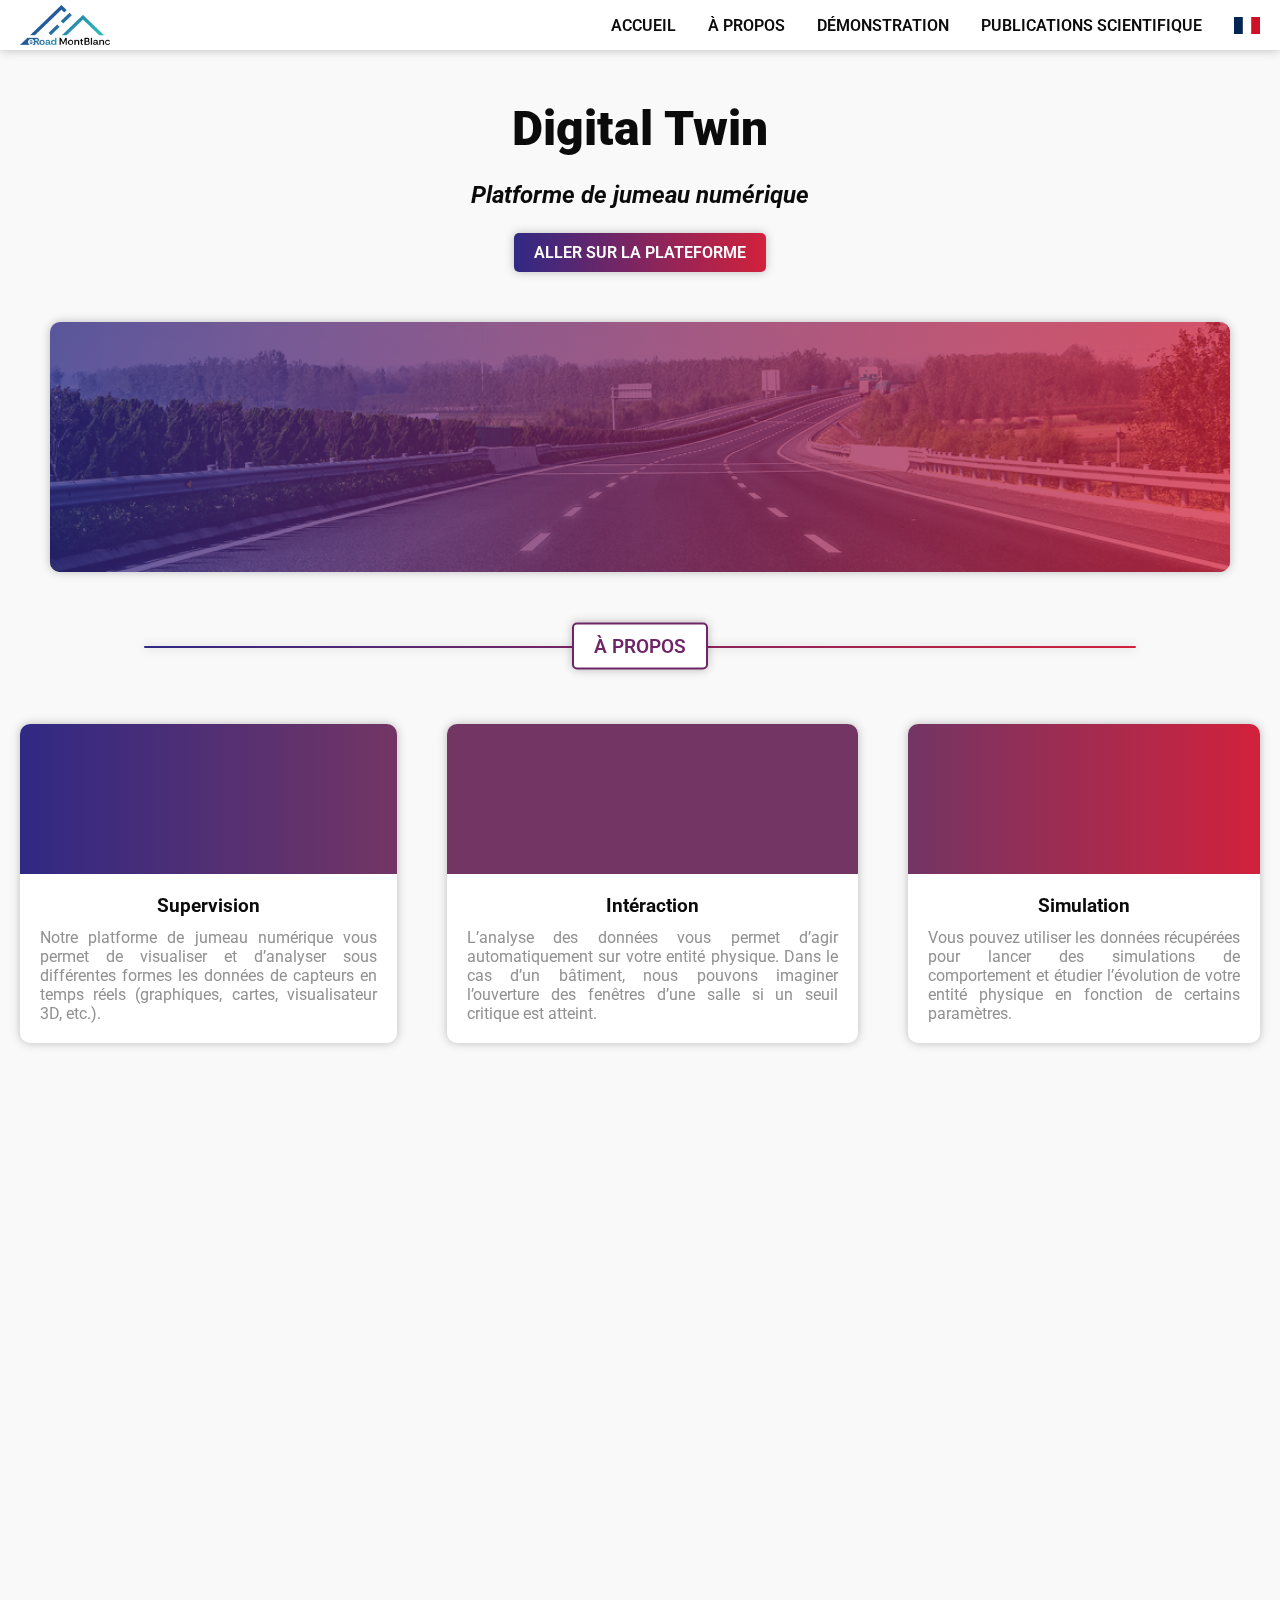
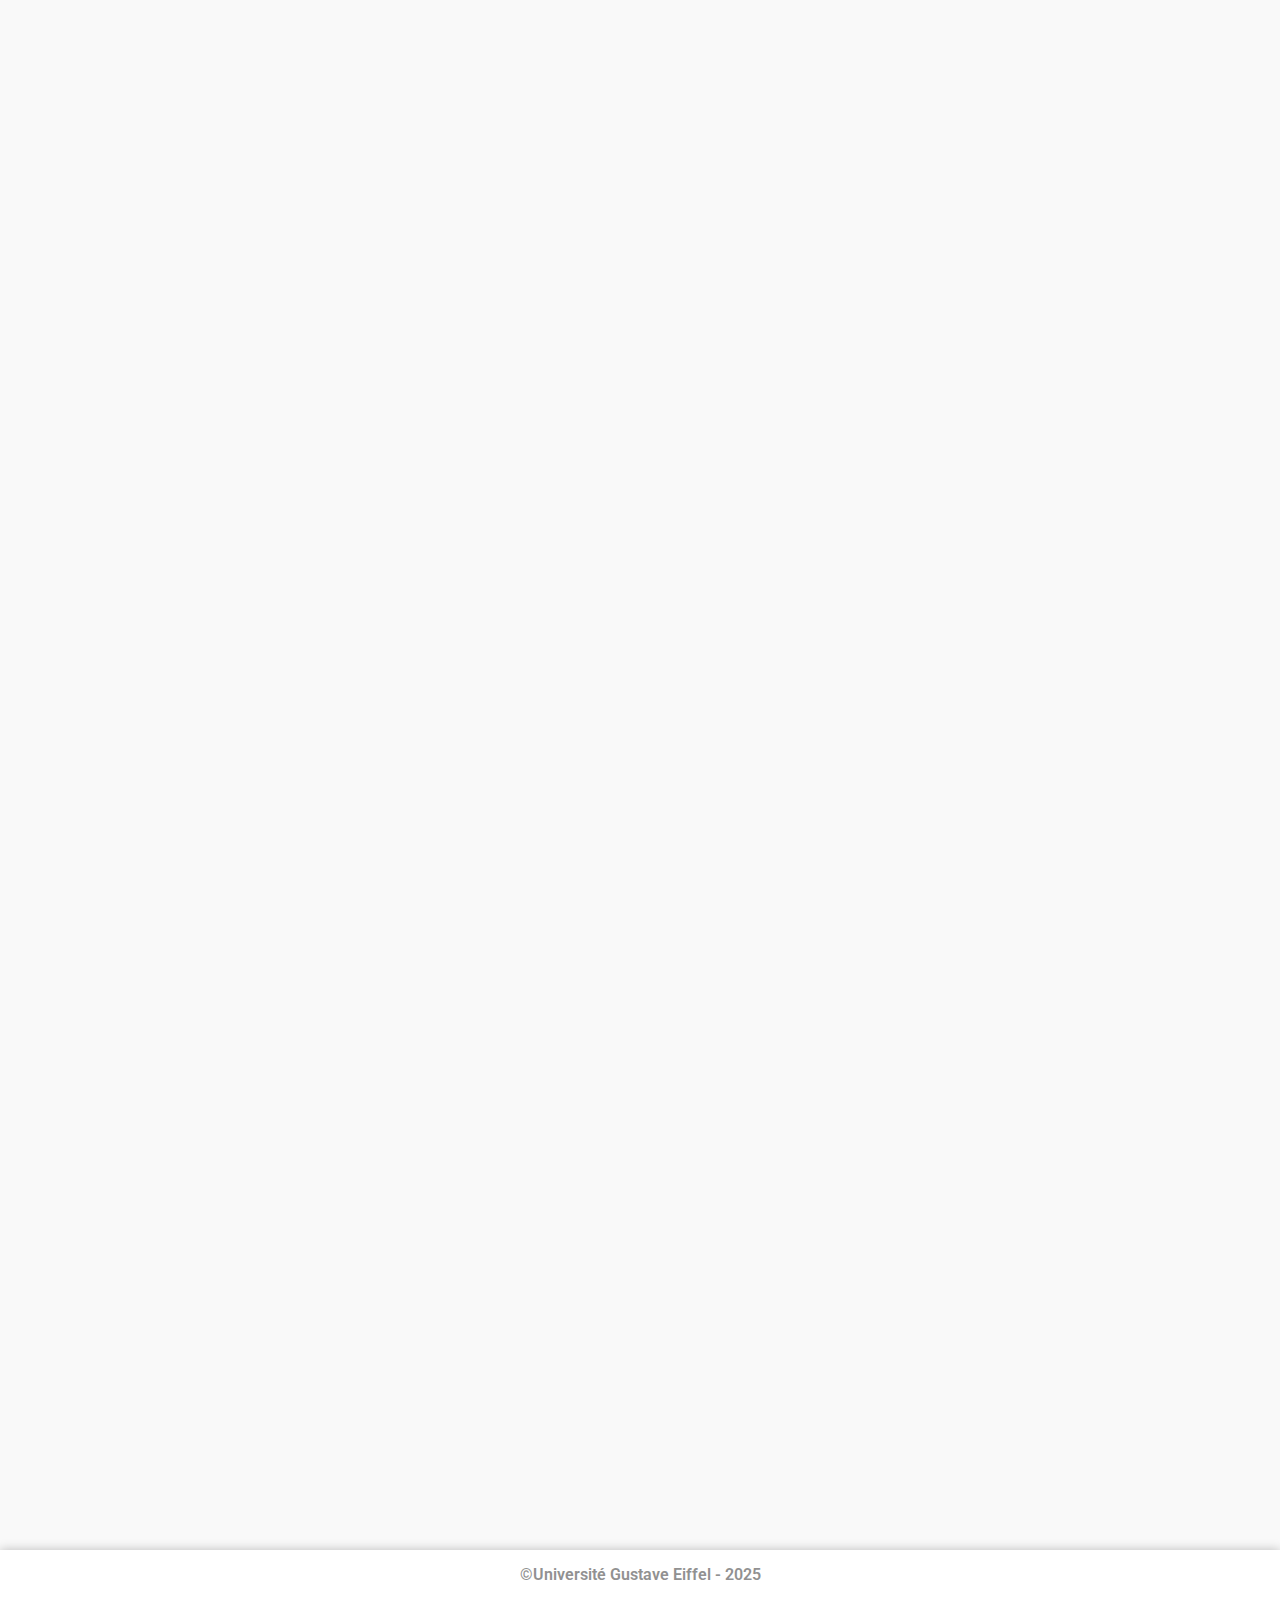
<file: index.html>
<!DOCTYPE html>
<html lang="fr">
  <head>
    <meta charset="UTF-8" />
    <meta name="viewport" content="width=device-width, initial-scale=1.0" />
    <title>eRoadMontBlanc</title>
    <link rel="preconnect" href="https://fonts.googleapis.com" />
    <link rel="preconnect" href="https://fonts.gstatic.com" crossorigin />
    <link
      href="https://fonts.googleapis.com/css2?family=Roboto:ital,wght@0,100..900;1,100..900&display=swap"
      rel="stylesheet"
    />
    <link
      rel="stylesheet"
      href="https://cdnjs.cloudflare.com/ajax/libs/font-awesome/6.5.0/css/all.min.css"
      integrity="sha512-Bx3J...etc"
      crossorigin="anonymous"
      referrerpolicy="no-referrer"
    />
    <link rel="stylesheet" href="https://cdn.jsdelivr.net/npm/swiper@11/swiper-bundle.min.css" />
    <link href="https://unpkg.com/aos@2.3.1/dist/aos.css" rel="stylesheet" />
    <link href="styles.css" rel="stylesheet" />
    <link href="./styles/header.css" rel="stylesheet" />
    <link href="./styles/accueil.css" rel="stylesheet" />
    <link href="./styles/apropos.css" rel="stylesheet" />
    <link href="./styles/separator.css" rel="stylesheet" />
    <link href="./styles/demonstration.css" rel="stylesheet" />
    <link href="./styles/swiper.css" rel="stylesheet" />
    <link href="./styles/articlesScientifique.css" rel="stylesheet" />
    <link href="./styles/footer.css" rel="stylesheet" />
    <link rel="icon" type="image/x-icon" href="assets/logo.png" />
  </head>
  <body>
    <header class="desktop">
      <a href="#accueil" class="logo">
        <img src="assets/logo.png" />
      </a>
      <nav>
        <a href="#accueil">ACCUEIL</a>
        <a href="#apropos">À PROPOS</a>
        <a href="#demonstration">DÉMONSTRATION</a>
        <a href="#articlesScientifique">PUBLICATIONS SCIENTIFIQUE</a>
        <a href="index-en.html">
          <img src="assets/flag_fr.png" />
        </a>
      </nav>
    </header>

    <header class="mobile">
      <a href="./" class="logo">
        <img src="assets/logo.png" />
      </a>
      <img src="assets/menu.svg" class="menu" onclick="openSideNav()" />
    </header>
    <nav class="mobile">
      <a href="#accueil" onclick="openSideNav()">ACCUEIL</a>
      <a href="#apropos" onclick="openSideNav()">À PROPOS</a>
      <a href="#demonstration" onclick="openSideNav()">DÉMONSTRATION</a>
      <a href="#articlesScientifique" onclick="openSideNav()">PUBLICATIONS SCIENTIFIQUE</a>
      <a href="index-en.html">
        <img src="assets/flag_fr.png" />
      </a>
    </nav>

    <section id="accueil">
      <div id="head">
        <h1 data-aos="fade-up" data-aos-duration="1200" data-aos-delay="0">Digital Twin</h1>
        <h2 data-aos="fade-up" data-aos-duration="1200" data-aos-delay="200">
          Platforme de jumeau numérique
        </h2>
        <div data-aos="fade-up" data-aos-duration="1200" data-aos-delay="400">
          <button>ALLER SUR LA PLATEFORME</button>
        </div>
      </div>
      <div id="headDecoration" data-aos="fade-up" data-aos-duration="1200" data-aos-delay="600">
        <img src="assets/headDecoration.png" />
        <div></div>
      </div>
    </section>

    <section id="apropos">
      <div
        class="separatorContainer"
        data-aos="fade-up"
        data-aos-duration="1200"
        data-aos-delay="800"
      >
        <div class="separator"></div>
        <div class="separatorName">
          <p>À PROPOS</p>
        </div>
      </div>

      <div id="infosContainer">
        <div data-aos="fade-up" data-aos-duration="1200" data-aos-delay="0">
          <div class="infoContainer">
            <div class="decoration"></div>
            <div class="info">
              <h3>Supervision</h3>
              <p>
                Notre platforme de jumeau numérique vous permet de visualiser et d’analyser sous
                différentes formes les données de capteurs en temps réels (graphiques, cartes,
                visualisateur 3D, etc.).
              </p>
            </div>
          </div>
        </div>

        <div data-aos="fade-up" data-aos-duration="1200" data-aos-delay="200">
          <div class="infoContainer">
            <div class="decoration"></div>
            <div class="info">
              <h3>Intéraction</h3>
              <p>
                L’analyse des données vous permet d’agir automatiquement sur votre entité physique.
                Dans le cas d’un bâtiment, nous pouvons imaginer l’ouverture des fenêtres d’une
                salle si un seuil critique est atteint.
              </p>
            </div>
          </div>
        </div>

        <div data-aos="fade-up" data-aos-duration="1200" data-aos-delay="400">
          <div class="infoContainer">
            <div class="decoration"></div>
            <div class="info">
              <h3>Simulation</h3>
              <p>
                Vous pouvez utiliser les données récupérées pour lancer des simulations de
                comportement et étudier l’évolution de votre entité physique en fonction de certains
                paramètres.
              </p>
            </div>
          </div>
        </div>
      </div>
    </section>

    <section id="demonstration">
      <div
        class="separatorContainer"
        data-aos="fade-up"
        data-aos-duration="1200"
        data-aos-delay="0"
      >
        <div class="separator"></div>
        <div class="separatorName">
          <p>DÉMONSTRATION</p>
        </div>
      </div>

      <div class="demoContainer first">
        <div class="demoDescription">
          <div
            class="demoFonctionality"
            data-aos="fade-up"
            data-aos-duration="1200"
            data-aos-delay="0"
          >
            <div class="demoTitle">
              <h2>I. LES DASHBOARDS</h2>
              <div class="demoTitleDecoration"></div>
            </div>
            <div class="demoText">
              <p>
                Créer votre propre dashboard en ajoutant les composants disponibles, en modifiant
                leurs tailles et en les déplaçants.
              </p>
              <p>
                Vous pouvez également consulter les graphiques liés à un modèle en cliquant sur les
                icones de la barre de navigation.
              </p>
            </div>
          </div>
          <div
            class="demoDecoration"
            data-aos="fade-up"
            data-aos-duration="1200"
            data-aos-delay="200"
          ></div>
        </div>
        <div class="demoVideo" data-aos="fade-up" data-aos-duration="1200" data-aos-delay="400">
          <iframe
            width="100%"
            height="400px"
            src="https://www.youtube.com/embed/dcq-MlnMuC0?si=s3-uVVC9ygnw9ccs"
            title="YouTube video player"
            frameborder="0"
            allow="accelerometer; autoplay; clipboard-write; encrypted-media; gyroscope; picture-in-picture; web-share"
            referrerpolicy="strict-origin-when-cross-origin"
            allowfullscreen
          ></iframe>
        </div>
      </div>

      <div class="demoContainer inverse">
        <div class="demoVideo" data-aos="fade-up" data-aos-duration="1200" data-aos-delay="0">
          <iframe
            width="100%"
            height="400px"
            src="https://www.youtube.com/embed/K85mqQjKuCM?si=24och_4Iv8Ge1rtF"
            title="YouTube video player"
            frameborder="0"
            allow="accelerometer; autoplay; clipboard-write; encrypted-media; gyroscope; picture-in-picture; web-share"
            referrerpolicy="strict-origin-when-cross-origin"
            allowfullscreen
          ></iframe>
        </div>
        <div class="demoDescription">
          <div
            class="demoFonctionality"
            data-aos="fade-up"
            data-aos-duration="1200"
            data-aos-delay="200"
          >
            <div class="demoTitle">
              <h2>II. LE VISUALISATEUR 3D</h2>
              <div class="demoTitleDecoration"></div>
            </div>
            <div class="demoText">
              <p>
                Visualiser, dans un moteur 2D/3D, l’environnement de votre entité physique. Vous
                avez la possibilité de filtrer ce qui est affiché, de changer le mode d’affichage de
                certains éléments et d’ intéragir avec les éléments pour obtenir des différentes
                informations.
              </p>
            </div>
          </div>
          <div
            class="demoDecoration"
            data-aos="fade-up"
            data-aos-duration="1200"
            data-aos-delay="400"
          ></div>
        </div>
      </div>
      <div class="swiper" data-aos="fade-up" data-aos-duration="1200" data-aos-delay="0">
        <div class="swiper-wrapper">
          <div class="swiper-slide">
            <img src="./assets/outilsLogos/react.png" alt="ReactJs" />
          </div>
          <div class="swiper-slide">
            <img src="./assets/outilsLogos/vite.jpg" alt="Vite" />
          </div>
          <div class="swiper-slide">
            <img src="./assets/outilsLogos/primeReact.png" alt="Prime React" />
          </div>
          <div class="swiper-slide">
            <img src="./assets/outilsLogos/chartJs.png" alt="ChartJS" />
          </div>
          <div class="swiper-slide">
            <img src="./assets/outilsLogos/cesium.png" alt="Césium" />
          </div>
          <div class="swiper-slide">
            <img src="./assets/outilsLogos/python.jpg" alt="Python" />
          </div>
          <div class="swiper-slide">
            <img src="./assets/outilsLogos/flask.webp" alt="Flask" />
          </div>
        </div>
      </div>
    </section>

    <section id="articlesScientifique">
      <div
        class="separatorContainer"
        data-aos="fade-up"
        data-aos-duration="1200"
        data-aos-delay="0"
      >
        <div class="separator"></div>
        <div class="separatorName">
          <p>PUBLICATIONS SCIENTIFIQUE</p>
        </div>
      </div>

      <div id="articlesContainer">
        <div class="articles">
          <div data-aos="fade-up" data-aos-duration="1200" data-aos-delay="200">
            <a href="./" class="article">
              <img src="./assets/headDecoration.png" />
              <div class="articleInfos">
                <div class="articleHeader">
                  <div class="articleHeaderDecoration"></div>
                  <div class="publicationDate">06/06/2025</div>
                </div>
                <div class="articleContent">
                  <h2>TITRE DE L’ARTICLE EN MAJUSCULE AVEC LE TEXT DÉCALÉ SUR LA GAUCHE</h2>
                  <p>Court résumé de l’article scientifique ou l’abstract, à voir.</p>
                  <p class="author">Écrit par : Auteur</p>
                </div>
              </div>
            </a>
          </div>

          <div data-aos="fade-up" data-aos-duration="1200" data-aos-delay="400">
            <a href="./" class="article">
              <img src="./assets/headDecoration.png" />
              <div class="articleInfos">
                <div class="articleHeader">
                  <div class="articleHeaderDecoration"></div>
                  <div class="publicationDate">06/06/2025</div>
                </div>
                <div class="articleContent">
                  <h2>TITRE DE L’ARTICLE EN MAJUSCULE AVEC LE TEXT DÉCALÉ SUR LA GAUCHE</h2>
                  <p>Court résumé de l’article scientifique ou l’abstract, à voir.</p>
                  <p class="author">Écrit par : Auteur</p>
                </div>
              </div>
            </a>
          </div>
        </div>
        <div class="articles">
          <div data-aos="fade-up" data-aos-duration="1200" data-aos-delay="600">
            <a href="./" class="article">
              <img src="./assets/headDecoration.png" />
              <div class="articleInfos">
                <div class="articleHeader">
                  <div class="articleHeaderDecoration"></div>
                  <div class="publicationDate">06/06/2025</div>
                </div>
                <div class="articleContent">
                  <h2>TITRE DE L’ARTICLE EN MAJUSCULE AVEC LE TEXT DÉCALÉ SUR LA GAUCHE</h2>
                  <p>Court résumé de l’article scientifique ou l’abstract, à voir.</p>
                  <p class="author">Écrit par : Auteur</p>
                </div>
              </div>
            </a>
          </div>
          <div data-aos="fade-up" data-aos-duration="1200" data-aos-delay="800">
            <div class="article filler"></div>
          </div>
        </div>
      </div>
    </section>
    <footer>
      <p>©Université Gustave Eiffel - 2025</p>
    </footer>
    <script src="https://unpkg.com/aos@2.3.1/dist/aos.js"></script>
    <script src="https://cdn.jsdelivr.net/npm/swiper@11/swiper-bundle.min.js"></script>
    <script src="./index.js"></script>
  </body>
</html>
</file>
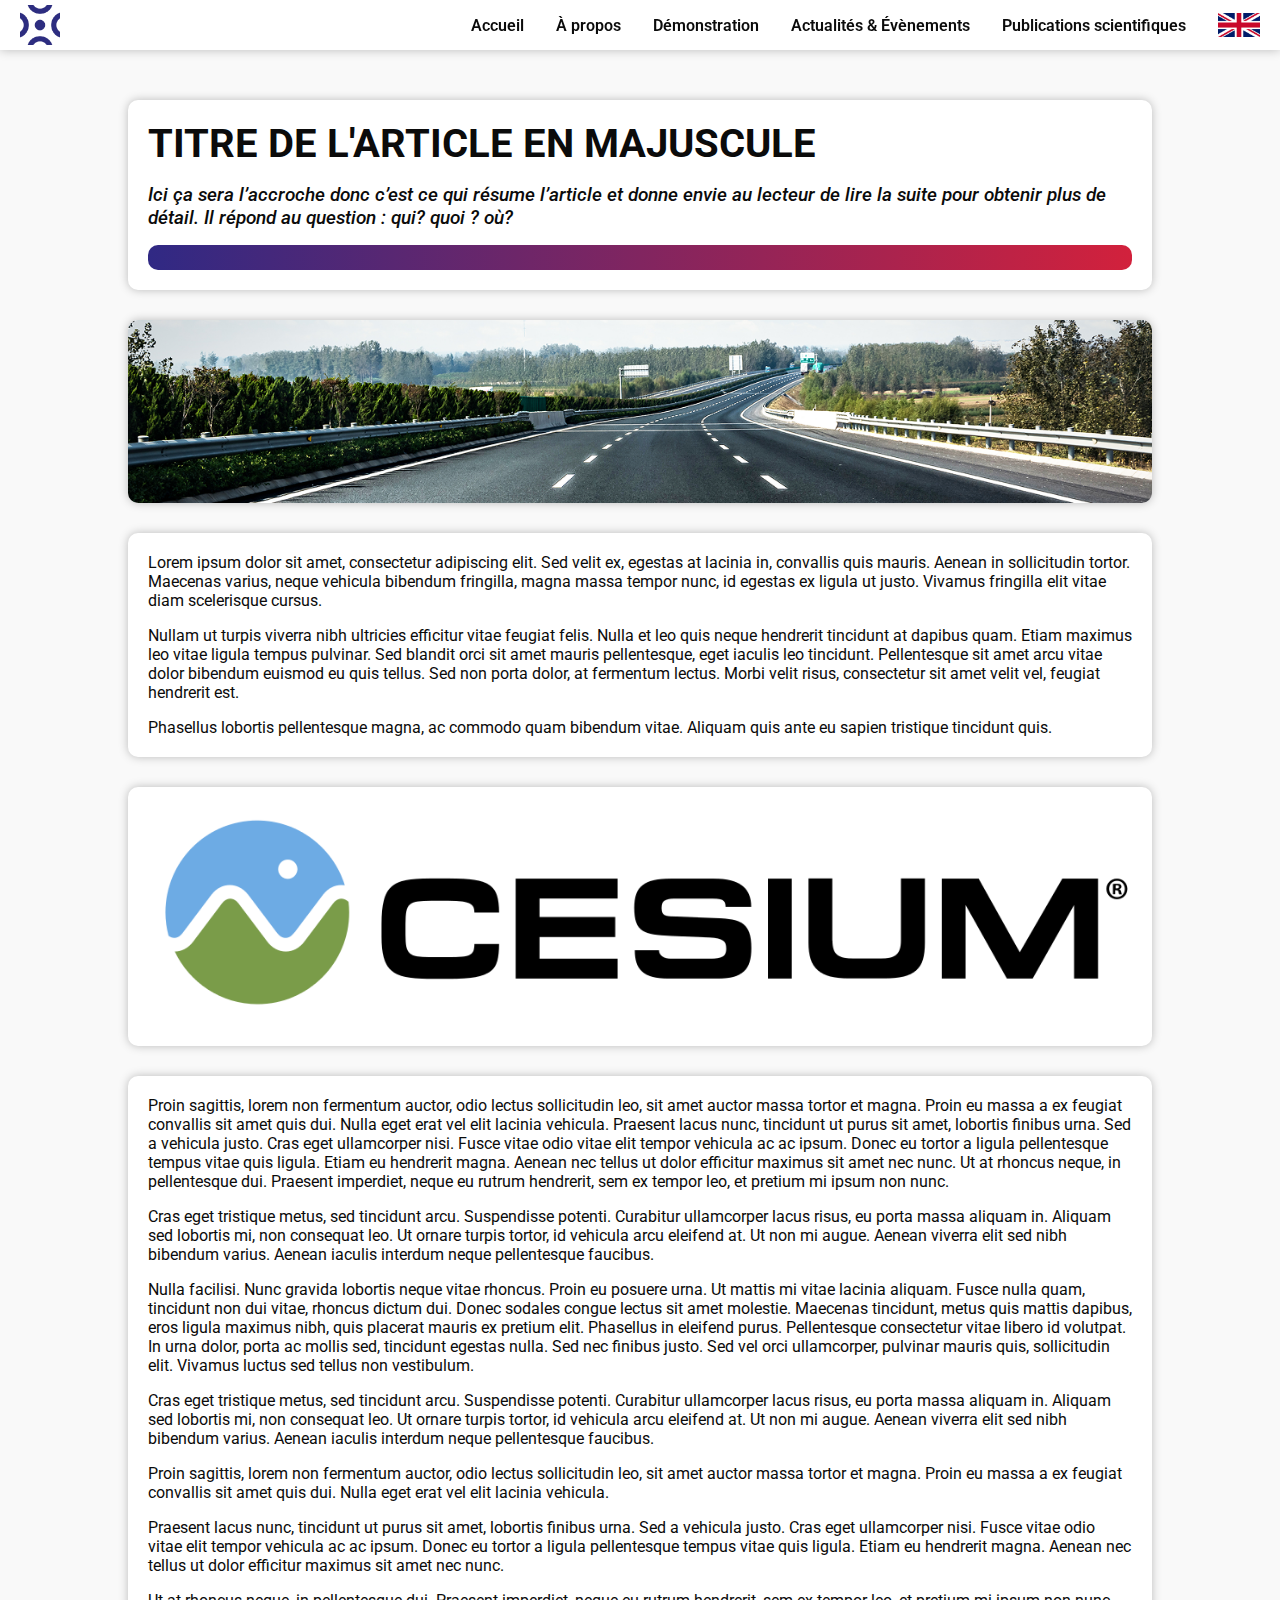
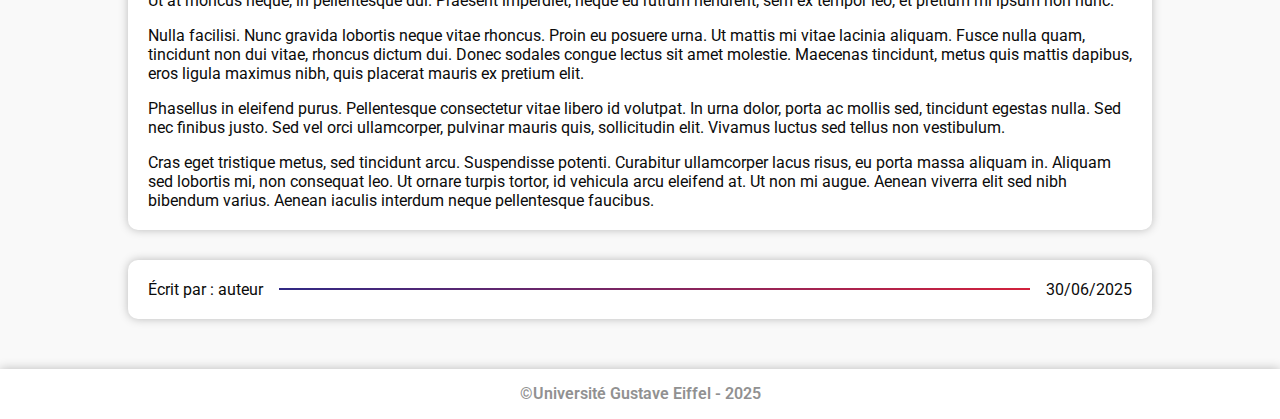
<file: articles/exampleArticle/index.html>
<!DOCTYPE html>
<html lang="fr">
  <head>
    <meta charset="UTF-8" />
    <meta name="viewport" content="width=device-width, initial-scale=1.0" />
    <title>eRoadMontBlanc</title>
    <link rel="preconnect" href="https://fonts.googleapis.com" />
    <link rel="preconnect" href="https://fonts.gstatic.com" crossorigin />
    <link
      href="https://fonts.googleapis.com/css2?family=Roboto:ital,wght@0,100..900;1,100..900&display=swap"
      rel="stylesheet"
    />
    <link href="/styles.css" rel="stylesheet" />
    <link href="/styles/header.css" rel="stylesheet" />
    <link href="/styles/article.css" rel="stylesheet" />
    <link href="/styles/footer.css" rel="stylesheet" />
    <link rel="icon" type="image/x-icon" href="./assets/logo2.png" />
  </head>
  <body>
    <header class="desktop">
      <a href="/index-en.html" class="logo">
        <img src="/assets/logo2.png" />
      </a>
      <nav>
        <a href="/">Accueil </a>
        <a href="/#apropos">À propos</a>
        <a href="/#demonstration">Démonstration</a>
        <a href="/#actuEvent" onclick="openSideNav()">Actualités & Évènements</a>
        <a href="/#articlesScientifique">Publications scientifiques</a>
        <a href="./index-en.html" class="flag">
          <img src="/assets/flag_en.png" />
        </a>
      </nav>
    </header>

    <header class="mobile">
      <a href="/" class="logo">
        <img src="/assets/logo2.png" />
      </a>
      <img src="/assets/menu.svg" class="menu" onclick="openSideNav()" />
    </header>
    <nav class="mobile">
      <a href="/">Accueil </a>
      <a href="/#apropos">À propos</a>
      <a href="/#demonstration">Démonstration</a>
      <a href="/#actuEvent" onclick="openSideNav()">Actualités & Évènements</a>
      <a href="/#articlesScientifique">Publications scientifiques</a>
      <a href="./index-en.html" class="flag">
        <img src="/assets/flag_en.png" />
      </a>
    </nav>

    <section class="articleContainer">
      <article class="article">
        <div class="textContainer">
          <h1>TITRE DE L'ARTICLE EN MAJUSCULE</h1>
          <p class="accroche">
            Ici ça sera l’accroche donc c’est ce qui résume l’article et donne envie au lecteur de
            lire la suite pour obtenir plus de détail. Il répond au question : qui? quoi ? où?
          </p>
          <div class="decoration"></div>
        </div>

        <img src="/assets/headDecoration.png" />

        <div class="textContainer">
          <p>
            Lorem ipsum dolor sit amet, consectetur adipiscing elit. Sed velit ex, egestas at
            lacinia in, convallis quis mauris. Aenean in sollicitudin tortor. Maecenas varius, neque
            vehicula bibendum fringilla, magna massa tempor nunc, id egestas ex ligula ut justo.
            Vivamus fringilla elit vitae diam scelerisque cursus.
          </p>

          <p>
            Nullam ut turpis viverra nibh ultricies efficitur vitae feugiat felis. Nulla et leo quis
            neque hendrerit tincidunt at dapibus quam. Etiam maximus leo vitae ligula tempus
            pulvinar. Sed blandit orci sit amet mauris pellentesque, eget iaculis leo tincidunt.
            Pellentesque sit amet arcu vitae dolor bibendum euismod eu quis tellus. Sed non porta
            dolor, at fermentum lectus. Morbi velit risus, consectetur sit amet velit vel, feugiat
            hendrerit est.
          </p>

          <p>
            Phasellus lobortis pellentesque magna, ac commodo quam bibendum vitae. Aliquam quis ante
            eu sapien tristique tincidunt quis.
          </p>
        </div>

        <img src="/assets/outilsLogos/cesium.png" />

        <div class="textContainer">
          <p>
            Proin sagittis, lorem non fermentum auctor, odio lectus sollicitudin leo, sit amet
            auctor massa tortor et magna. Proin eu massa a ex feugiat convallis sit amet quis dui.
            Nulla eget erat vel elit lacinia vehicula. Praesent lacus nunc, tincidunt ut purus sit
            amet, lobortis finibus urna. Sed a vehicula justo. Cras eget ullamcorper nisi. Fusce
            vitae odio vitae elit tempor vehicula ac ac ipsum. Donec eu tortor a ligula pellentesque
            tempus vitae quis ligula. Etiam eu hendrerit magna. Aenean nec tellus ut dolor efficitur
            maximus sit amet nec nunc. Ut at rhoncus neque, in pellentesque dui. Praesent imperdiet,
            neque eu rutrum hendrerit, sem ex tempor leo, et pretium mi ipsum non nunc.
          </p>

          <p>
            Cras eget tristique metus, sed tincidunt arcu. Suspendisse potenti. Curabitur
            ullamcorper lacus risus, eu porta massa aliquam in. Aliquam sed lobortis mi, non
            consequat leo. Ut ornare turpis tortor, id vehicula arcu eleifend at. Ut non mi augue.
            Aenean viverra elit sed nibh bibendum varius. Aenean iaculis interdum neque pellentesque
            faucibus.
          </p>

          <p>
            Nulla facilisi. Nunc gravida lobortis neque vitae rhoncus. Proin eu posuere urna. Ut
            mattis mi vitae lacinia aliquam. Fusce nulla quam, tincidunt non dui vitae, rhoncus
            dictum dui. Donec sodales congue lectus sit amet molestie. Maecenas tincidunt, metus
            quis mattis dapibus, eros ligula maximus nibh, quis placerat mauris ex pretium elit.
            Phasellus in eleifend purus. Pellentesque consectetur vitae libero id volutpat. In urna
            dolor, porta ac mollis sed, tincidunt egestas nulla. Sed nec finibus justo. Sed vel orci
            ullamcorper, pulvinar mauris quis, sollicitudin elit. Vivamus luctus sed tellus non
            vestibulum.
          </p>

          <p>
            Cras eget tristique metus, sed tincidunt arcu. Suspendisse potenti. Curabitur
            ullamcorper lacus risus, eu porta massa aliquam in. Aliquam sed lobortis mi, non
            consequat leo. Ut ornare turpis tortor, id vehicula arcu eleifend at. Ut non mi augue.
            Aenean viverra elit sed nibh bibendum varius. Aenean iaculis interdum neque pellentesque
            faucibus.
          </p>

          <p>
            Proin sagittis, lorem non fermentum auctor, odio lectus sollicitudin leo, sit amet
            auctor massa tortor et magna. Proin eu massa a ex feugiat convallis sit amet quis dui.
            Nulla eget erat vel elit lacinia vehicula.
          </p>

          <p>
            Praesent lacus nunc, tincidunt ut purus sit amet, lobortis finibus urna. Sed a vehicula
            justo. Cras eget ullamcorper nisi. Fusce vitae odio vitae elit tempor vehicula ac ac
            ipsum. Donec eu tortor a ligula pellentesque tempus vitae quis ligula. Etiam eu
            hendrerit magna. Aenean nec tellus ut dolor efficitur maximus sit amet nec nunc.
          </p>

          <p>
            Ut at rhoncus neque, in pellentesque dui. Praesent imperdiet, neque eu rutrum hendrerit,
            sem ex tempor leo, et pretium mi ipsum non nunc.
          </p>

          <p>
            Nulla facilisi. Nunc gravida lobortis neque vitae rhoncus. Proin eu posuere urna. Ut
            mattis mi vitae lacinia aliquam. Fusce nulla quam, tincidunt non dui vitae, rhoncus
            dictum dui. Donec sodales congue lectus sit amet molestie. Maecenas tincidunt, metus
            quis mattis dapibus, eros ligula maximus nibh, quis placerat mauris ex pretium elit.
          </p>

          <p>
            Phasellus in eleifend purus. Pellentesque consectetur vitae libero id volutpat. In urna
            dolor, porta ac mollis sed, tincidunt egestas nulla. Sed nec finibus justo. Sed vel orci
            ullamcorper, pulvinar mauris quis, sollicitudin elit. Vivamus luctus sed tellus non
            vestibulum.
          </p>

          <p>
            Cras eget tristique metus, sed tincidunt arcu. Suspendisse potenti. Curabitur
            ullamcorper lacus risus, eu porta massa aliquam in. Aliquam sed lobortis mi, non
            consequat leo. Ut ornare turpis tortor, id vehicula arcu eleifend at. Ut non mi augue.
            Aenean viverra elit sed nibh bibendum varius. Aenean iaculis interdum neque pellentesque
            faucibus.
          </p>
        </div>

        <div class="textContainer endText">
          <p class="auteur">Écrit par : auteur</p>
          <div class="decorationSmall"></div>
          <p class="publicationDate">30/06/2025</p>
        </div>
      </article>
    </section>

    <footer>
      <p>©Université Gustave Eiffel - 2025</p>
    </footer>
    <script src="/index.js"></script>
  </body>
</html>
</file>
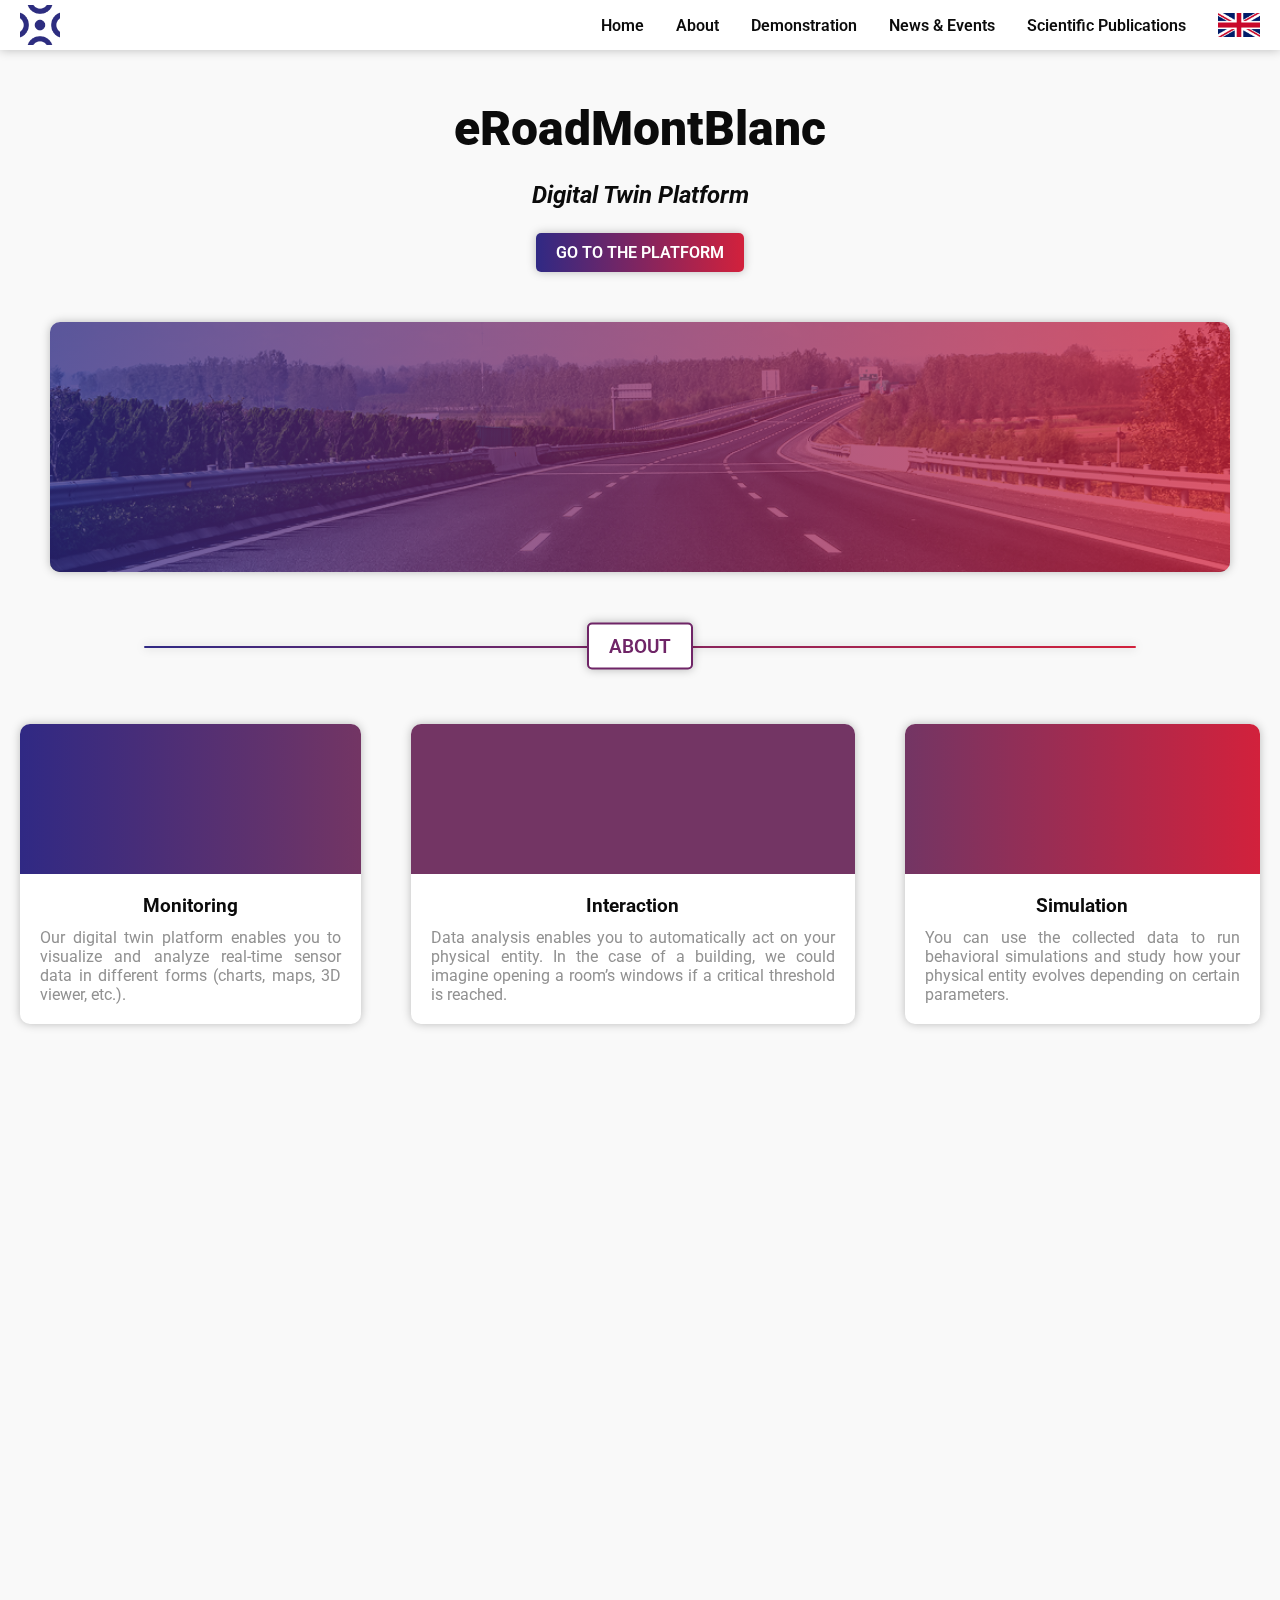
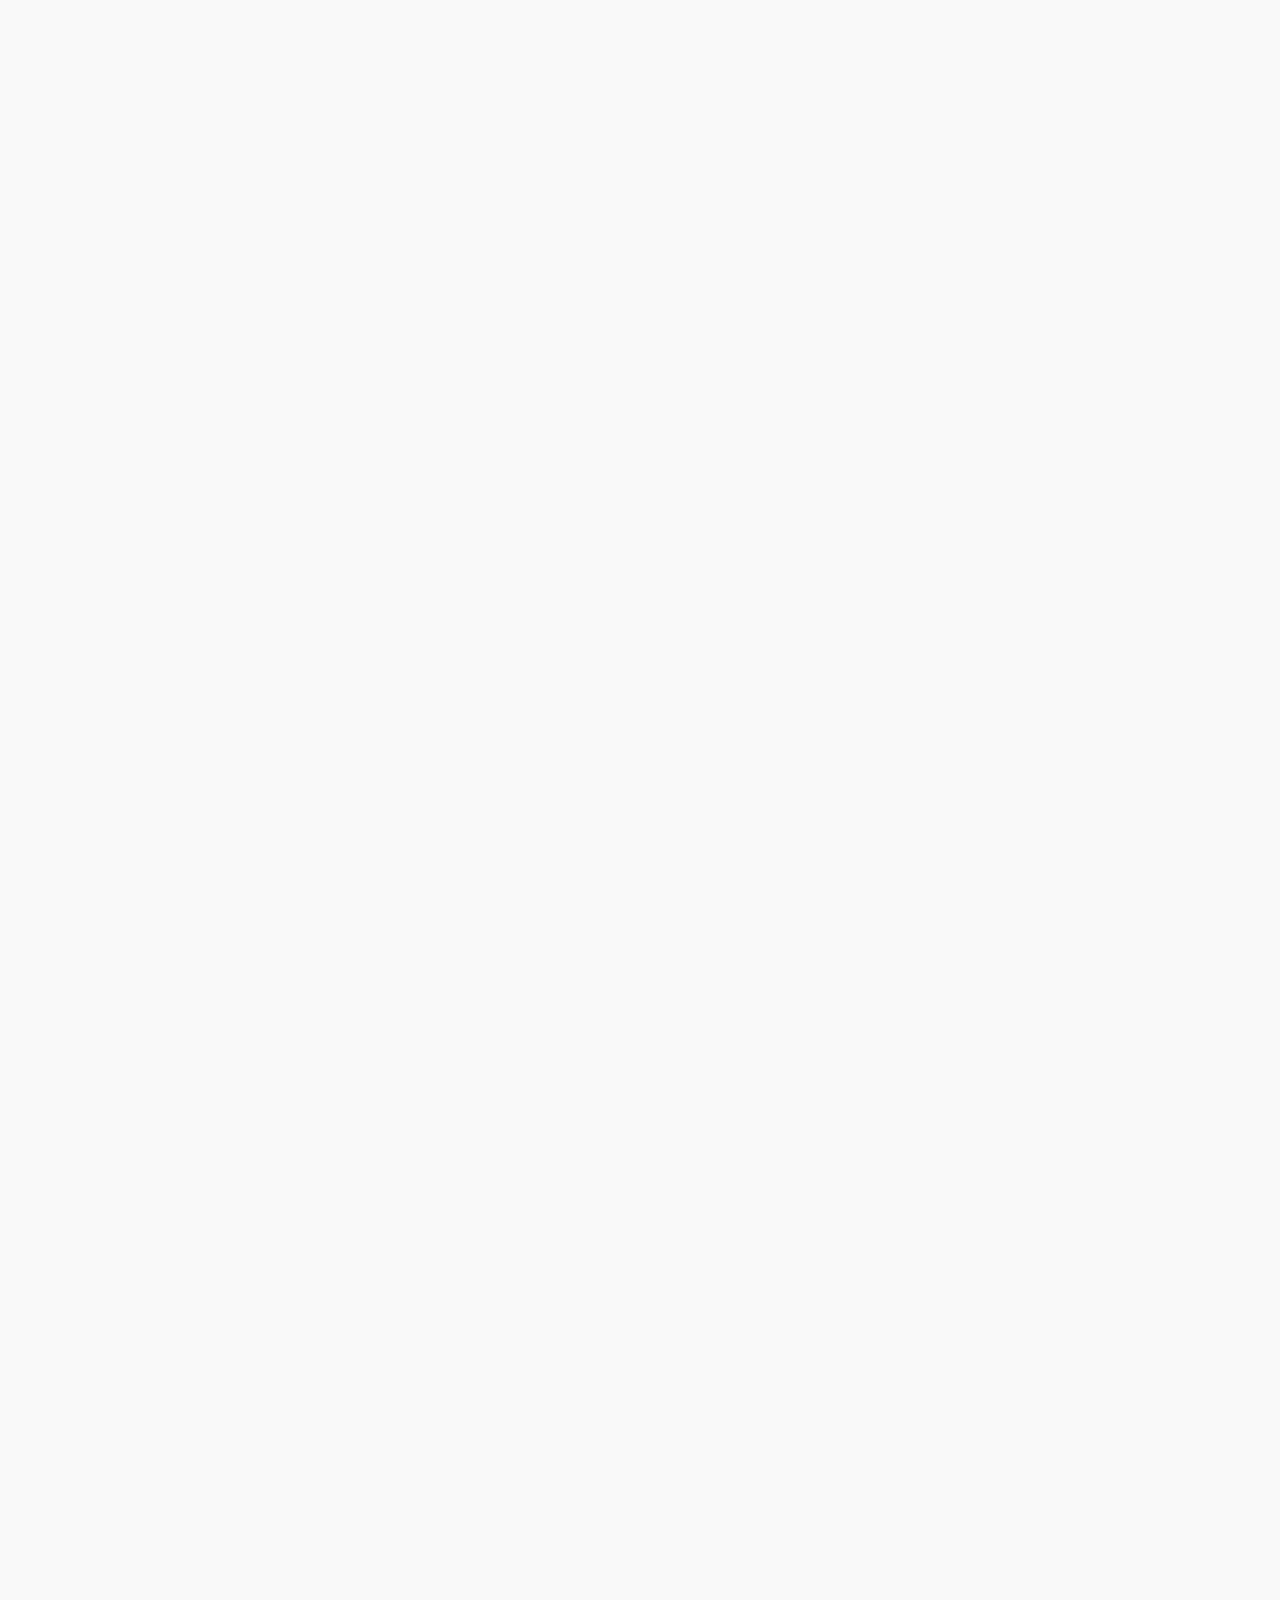
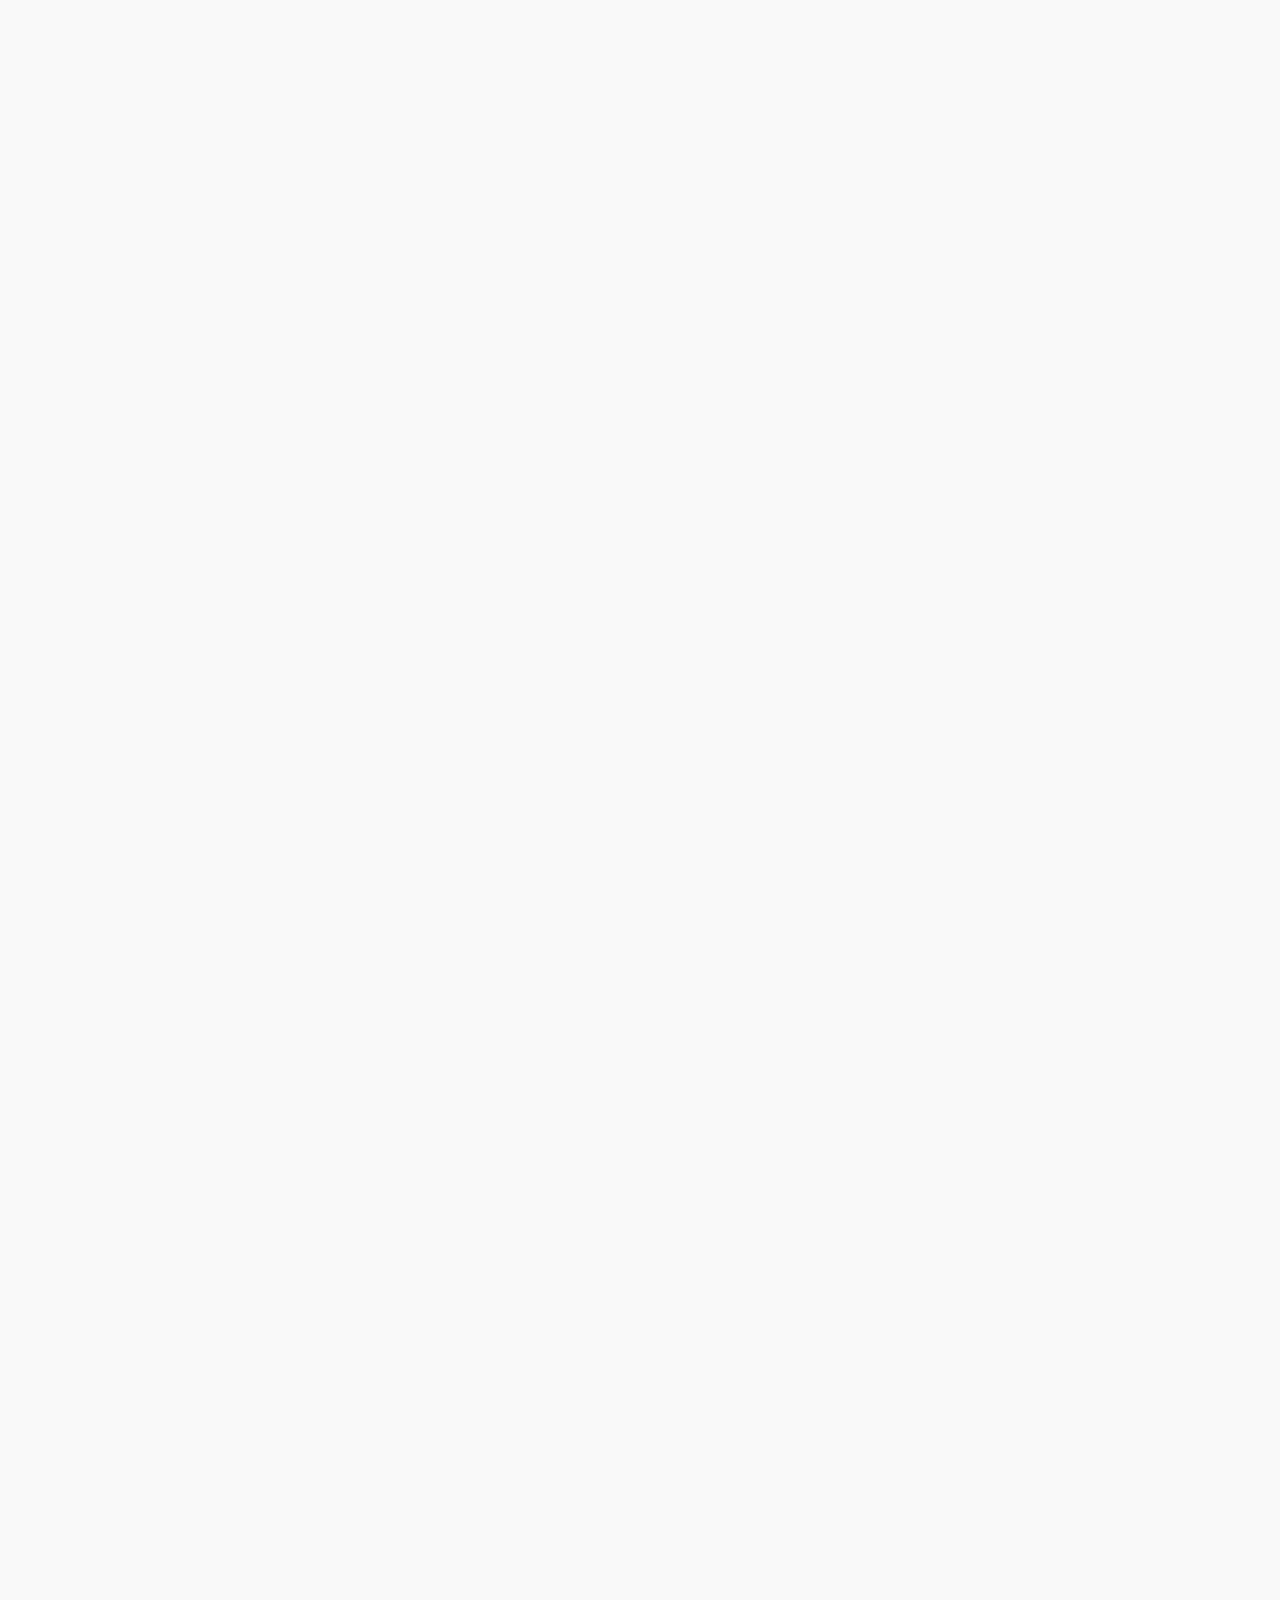
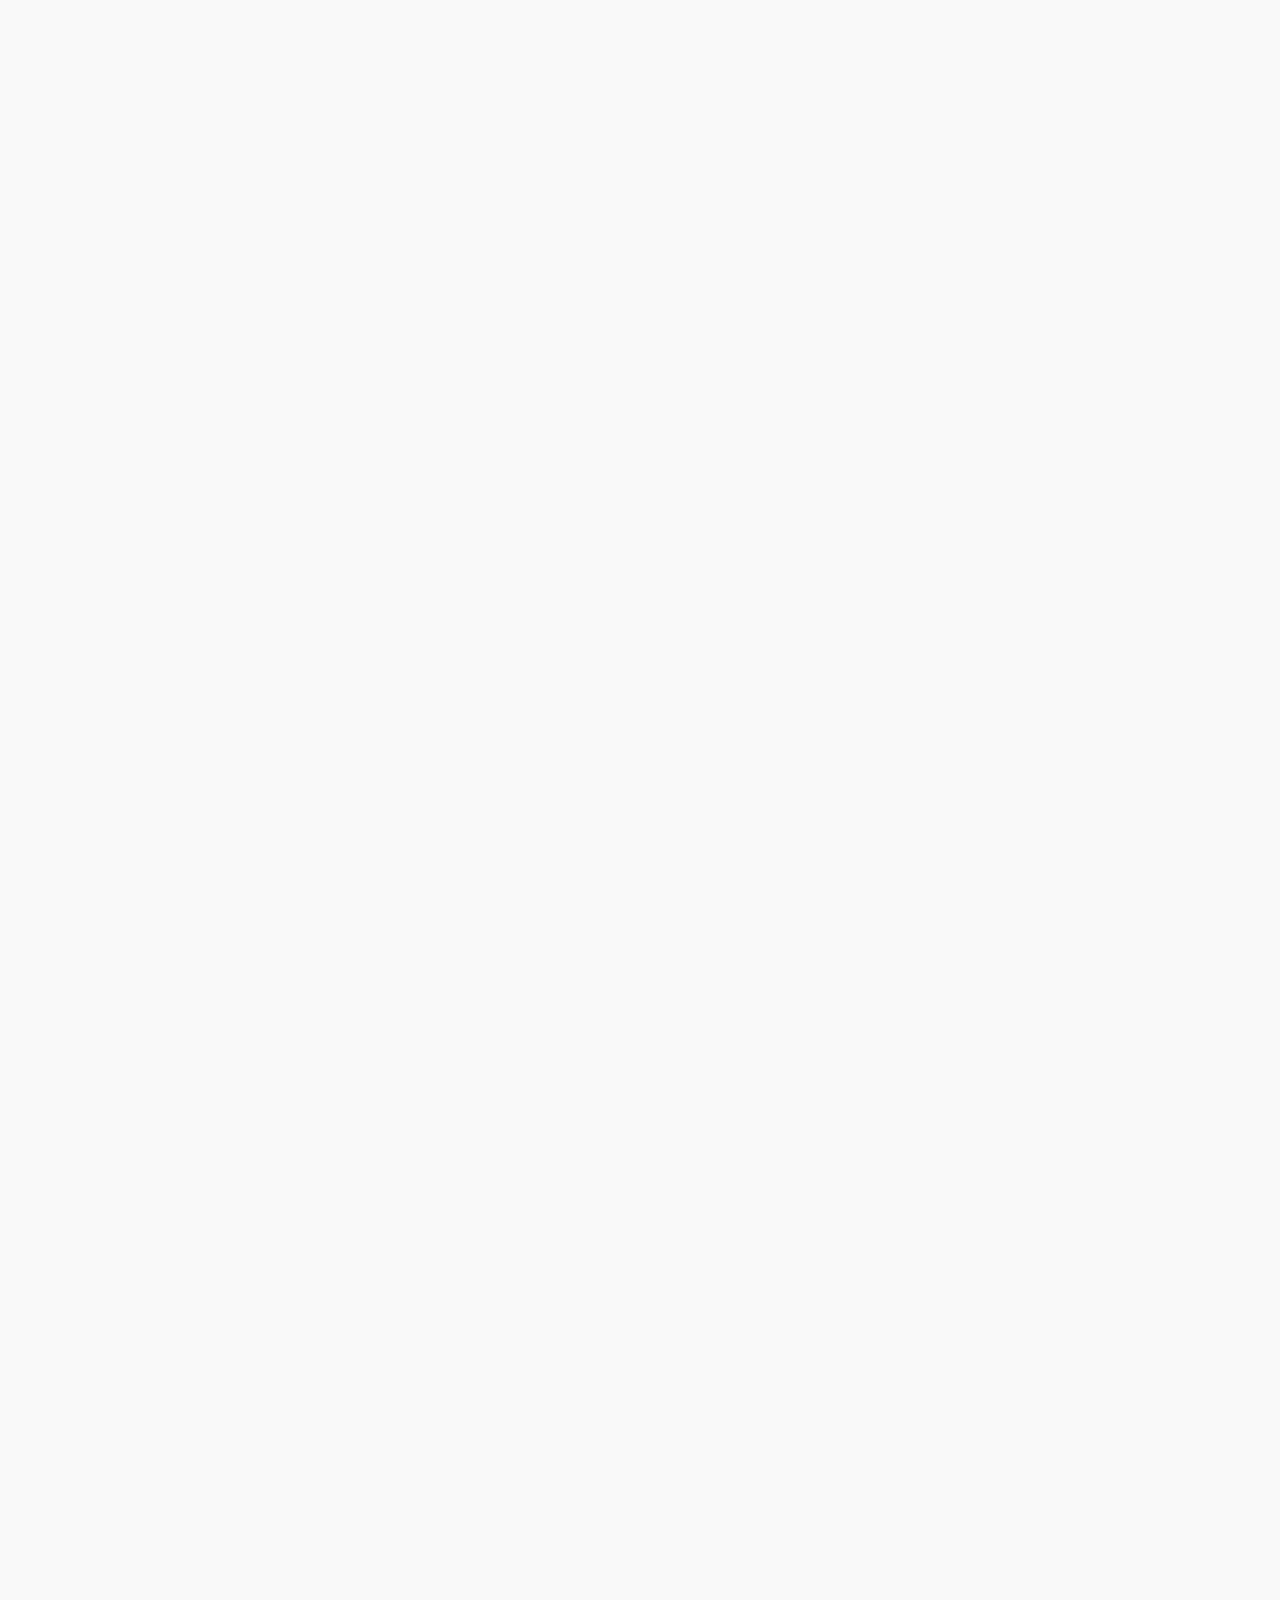
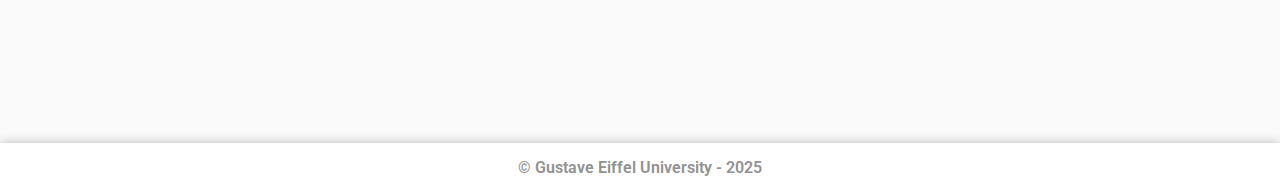
<file: index-en.html>
<!DOCTYPE html>
<html lang="en">
  <head>
    <meta charset="UTF-8" />
    <meta name="viewport" content="width=device-width, initial-scale=1.0" />
    <title>eRoadMontBlanc</title>
    <link rel="preconnect" href="https://fonts.googleapis.com" />
    <link rel="preconnect" href="https://fonts.gstatic.com" crossorigin />
    <link
      href="https://fonts.googleapis.com/css2?family=Roboto:ital,wght@0,100..900;1,100..900&display=swap"
      rel="stylesheet"
    />
    <link
      rel="stylesheet"
      href="https://cdnjs.cloudflare.com/ajax/libs/font-awesome/6.5.0/css/all.min.css"
      integrity="sha512-Bx3J...etc"
      crossorigin="anonymous"
      referrerpolicy="no-referrer"
    />
    <link rel="stylesheet" href="https://cdn.jsdelivr.net/npm/swiper@11/swiper-bundle.min.css" />
    <link href="https://unpkg.com/aos@2.3.1/dist/aos.css" rel="stylesheet" />
    <link href="styles.css" rel="stylesheet" />
    <link href="./styles/header.css" rel="stylesheet" />
    <link href="./styles/accueil.css" rel="stylesheet" />
    <link href="./styles/apropos.css" rel="stylesheet" />
    <link href="./styles/separator.css" rel="stylesheet" />
    <link href="./styles/demonstration.css" rel="stylesheet" />
    <link href="./styles/swiper.css" rel="stylesheet" />
    <link href="./styles/articlesScientifique.css" rel="stylesheet" />
    <link href="./styles/footer.css" rel="stylesheet" />
    <link rel="icon" type="image/x-icon" href="./assets/logo2.png" />
  </head>
  <body>
    <header class="desktop">
      <a href="#accueil" class="logo">
        <img src="./assets/logo2.png" />
      </a>
      <nav>
        <a href="#accueil">Home</a>
        <a href="#apropos">About</a>
        <a href="#demonstration">Demonstration</a>
        <a href="#actuEvent" onclick="openSideNav()">News & Events</a>
        <a href="#articlesScientifique">Scientific Publications</a>
        <a href="index-en.html" class="flag">
          <img src="./assets/flag_en.png" />
        </a>
      </nav>
    </header>

    <header class="mobile">
      <a href="./" class="logo">
        <img src="./assets/logo2.png" />
      </a>
      <img src="./assets/menu.svg" class="menu" onclick="openSideNav()" />
    </header>
    <nav class="mobile">
      <a href="#accueil">Home</a>
      <a href="#apropos">About</a>
      <a href="#demonstration">Demonstration</a>
      <a href="#actuEvent" onclick="openSideNav()">News & Events</a>
      <a href="#articlesScientifique">Scientific Publications</a>
      <a href="index-en.html">
        <img src="./assets/flag_en.png" />
      </a>
    </nav>

    <section id="accueil">
      <div id="head">
        <h1 data-aos="fade-up" data-aos-duration="1200" data-aos-delay="0">eRoadMontBlanc</h1>
        <h2 data-aos="fade-up" data-aos-duration="1200" data-aos-delay="200">
          Digital Twin Platform
        </h2>
        <div data-aos="fade-up" data-aos-duration="1200" data-aos-delay="400">
          <button>GO TO THE PLATFORM</button>
        </div>
      </div>
      <div id="headDecoration" data-aos="fade-up" data-aos-duration="1200" data-aos-delay="600">
        <img src="./assets/headDecoration.png" />
        <div></div>
      </div>
    </section>

    <section id="apropos">
      <div
        class="separatorContainer"
        data-aos="fade-up"
        data-aos-duration="1200"
        data-aos-delay="800"
      >
        <div class="separator"></div>
        <div class="separatorName">
          <p>ABOUT</p>
        </div>
      </div>

      <div id="infosContainer">
        <div data-aos="fade-up" data-aos-duration="1200" data-aos-delay="0">
          <div class="infoContainer">
            <div class="decoration"></div>
            <div class="info">
              <h3>Monitoring</h3>
              <p>
                Our digital twin platform enables you to visualize and analyze real-time sensor
                data in different forms (charts, maps, 3D viewer, etc.).
              </p>
            </div>
          </div>
        </div>

        <div data-aos="fade-up" data-aos-duration="1200" data-aos-delay="200">
          <div class="infoContainer">
            <div class="decoration"></div>
            <div class="info">
              <h3>Interaction</h3>
              <p>
                Data analysis enables you to automatically act on your physical entity. In the case
                of a building, we could imagine opening a room’s windows if a critical threshold is
                reached.
              </p>
            </div>
          </div>
        </div>

        <div data-aos="fade-up" data-aos-duration="1200" data-aos-delay="400">
          <div class="infoContainer">
            <div class="decoration"></div>
            <div class="info">
              <h3>Simulation</h3>
              <p>
                You can use the collected data to run behavioral simulations and study how your
                physical entity evolves depending on certain parameters.
              </p>
            </div>
          </div>
        </div>
      </div>
    </section>

    <section id="demonstration">
      <div
        class="separatorContainer"
        data-aos="fade-up"
        data-aos-duration="1200"
        data-aos-delay="0"
      >
        <div class="separator"></div>
        <div class="separatorName">
          <p>DEMONSTRATION</p>
        </div>
      </div>

      <div class="demoContainer first">
        <div class="demoDescription">
          <div
            class="demoFonctionality"
            data-aos="fade-up"
            data-aos-duration="1200"
            data-aos-delay="0"
          >
            <div class="demoTitle">
              <h2>I. DASHBOARDS</h2>
              <div class="demoTitleDecoration"></div>
            </div>
            <div class="demoText">
              <p>
                Create your own dashboard by adding available components, changing their sizes, and
                moving them around.
              </p>
              <p>
                You can also view the charts linked to a model by clicking the icons in the
                navigation bar.
              </p>
            </div>
          </div>
          <div
            class="demoDecoration"
            data-aos="fade-up"
            data-aos-duration="1200"
            data-aos-delay="200"
          ></div>
        </div>
        <div class="demoVideo" data-aos="fade-up" data-aos-duration="1200" data-aos-delay="400">
          <iframe
            width="100%"
            height="100%"
            src="https://www.youtube.com/embed/dcq-MlnMuC0?si=s3-uVVC9ygnw9ccs"
            title="YouTube video player"
            frameborder="0"
            allow="accelerometer; autoplay; clipboard-write; encrypted-media; gyroscope; picture-in-picture; web-share"
            referrerpolicy="strict-origin-when-cross-origin"
            allowfullscreen
          ></iframe>
        </div>
      </div>

      <div class="demoContainer inverse">
        <div class="demoVideo" data-aos="fade-up" data-aos-duration="1200" data-aos-delay="0">
          <iframe
            width="100%"
            height="400px"
            src="https://www.youtube.com/embed/K85mqQjKuCM?si=24och_4Iv8Ge1rtF"
            title="YouTube video player"
            frameborder="0"
            allow="accelerometer; autoplay; clipboard-write; encrypted-media; gyroscope; picture-in-picture; web-share"
            referrerpolicy="strict-origin-when-cross-origin"
            allowfullscreen
          ></iframe>
        </div>
        <div class="demoDescription">
          <div
            class="demoFonctionality"
            data-aos="fade-up"
            data-aos-duration="1200"
            data-aos-delay="200"
          >
            <div class="demoTitle">
              <h2>II. THE 3D VIEWER</h2>
              <div class="demoTitleDecoration"></div>
            </div>
            <div class="demoText">
              <p>
                Visualize, in a 2D/3D engine, the environment of your physical entity. You can
                filter what is displayed, change the display mode of certain elements, and interact
                with elements to obtain different information.
              </p>
            </div>
          </div>
          <div
            class="demoDecoration"
            data-aos="fade-up"
            data-aos-duration="1200"
            data-aos-delay="400"
          ></div>
        </div>
      </div>

      <div class="demoContainer first">
        <div class="demoDescription">
          <div
            class="demoFonctionality"
            data-aos="fade-up"
            data-aos-duration="1200"
            data-aos-delay="0"
          >
            <div class="demoTitle">
              <h2>III. DATA EXTRACTION</h2>
              <div class="demoTitleDecoration"></div>
            </div>
            <div class="demoText">
              <p>
                Easily extract geographic data from the map by selecting a route or points of
                interest.
              </p>
              <p>
                The generated data can be parameterized, exported, and reused directly in the
                platform’s models and simulations.
              </p>
            </div>
          </div>
          <div
            class="demoDecoration"
            data-aos="fade-up"
            data-aos-duration="1200"
            data-aos-delay="200"
          ></div>
        </div>
        <div class="demoVideo" data-aos="fade-up" data-aos-duration="1200" data-aos-delay="400">
          <iframe
            width="100%"
            height="100%"
            src="https://www.youtube.com/embed/P-z9N79my_k"
            title="Data extraction"
            frameborder="0"
            allow="accelerometer; autoplay; clipboard-write; encrypted-media; gyroscope; picture-in-picture"
            allowfullscreen
          ></iframe>
        </div>
      </div>

      <div class="demoContainer inverse">
        <div class="demoVideo" data-aos="fade-up" data-aos-duration="1200" data-aos-delay="0">
          <iframe
            width="100%"
            height="400px"
            src="https://www.youtube.com/embed/k8toz8x_whs"
            title="Model management"
            frameborder="0"
            allow="accelerometer; autoplay; clipboard-write; encrypted-media; gyroscope; picture-in-picture"
            allowfullscreen
          ></iframe>
        </div>
        <div class="demoDescription">
          <div
            class="demoFonctionality"
            data-aos="fade-up"
            data-aos-duration="1200"
            data-aos-delay="200"
          >
            <div class="demoTitle">
              <h2>IV. MODELS</h2>
              <div class="demoTitleDecoration"></div>
            </div>
            <div class="demoText">
              <p>
                Manage and use different business models directly from the platform, without
                changing the application code.
              </p>
              <p>
                Models can be added, configured, and selected to address different use cases and
                simulation scenarios.
              </p>
            </div>
          </div>
          <div
            class="demoDecoration"
            data-aos="fade-up"
            data-aos-duration="1200"
            data-aos-delay="400"
          ></div>
        </div>
      </div>

      <div class="demoContainer first">
        <div class="demoDescription">
          <div
            class="demoFonctionality"
            data-aos="fade-up"
            data-aos-duration="1200"
            data-aos-delay="0"
          >
            <div class="demoTitle">
              <h2>V. THE SIMULATOR</h2>
              <div class="demoTitleDecoration"></div>
            </div>
            <div class="demoText">
              <p>
                Run simulations by combining extracted data, models, and user-defined parameters.
              </p>
              <p>
                Simulations evaluate the system behavior over a full route or segment by segment.
              </p>
            </div>
          </div>
          <div
            class="demoDecoration"
            data-aos="fade-up"
            data-aos-duration="1200"
            data-aos-delay="200"
          ></div>
        </div>
        <div class="demoVideo" data-aos="fade-up" data-aos-duration="1200" data-aos-delay="400">
          <iframe
            width="100%"
            height="100%"
            src="https://www.youtube.com/embed/aHuVe212664"
            title="Simulator"
            frameborder="0"
            allow="accelerometer; autoplay; clipboard-write; encrypted-media; gyroscope; picture-in-picture"
            allowfullscreen
          ></iframe>
        </div>
      </div>

      <div class="demoContainer inverse">
        <div class="demoVideo" data-aos="fade-up" data-aos-duration="1200" data-aos-delay="0">
          <iframe
            width="100%"
            height="400px"
            src="https://www.youtube.com/embed/hxOat_dnjQ0"
            title="Scenarios"
            frameborder="0"
            allow="accelerometer; autoplay; clipboard-write; encrypted-media; gyroscope; picture-in-picture"
            allowfullscreen
          ></iframe>
        </div>
        <div class="demoDescription">
          <div
            class="demoFonctionality"
            data-aos="fade-up"
            data-aos-duration="1200"
            data-aos-delay="200"
          >
            <div class="demoTitle">
              <h2>VI. SCENARIOS</h2>
              <div class="demoTitleDecoration"></div>
            </div>
            <div class="demoText">
              <p>
                Create, save, and replay simulation scenarios to compare different configurations
                and assumptions.
              </p>
              <p>
                Results are stored and can be consulted to facilitate analysis and decision-making.
              </p>
            </div>
          </div>
          <div
            class="demoDecoration"
            data-aos="fade-up"
            data-aos-duration="1200"
            data-aos-delay="400"
          ></div>
        </div>
      </div>

      <div class="demoContainer first">
        <div class="demoDescription">
          <div
            class="demoFonctionality"
            data-aos="fade-up"
            data-aos-duration="1200"
            data-aos-delay="0"
          >
            <div class="demoTitle">
              <h2>VII. DATA SOURCES</h2>
              <div class="demoTitleDecoration"></div>
            </div>
            <div class="demoText">
              <p>
                Add and manage external data sources to enrich models and simulations with real-time
                or historical information.
              </p>
              <p>
                Sources can be tested, modified, and reused without impacting the rest of the
                platform.
              </p>
            </div>
          </div>
          <div
            class="demoDecoration"
            data-aos="fade-up"
            data-aos-duration="1200"
            data-aos-delay="200"
          ></div>
        </div>
        <div class="demoVideo" data-aos="fade-up" data-aos-duration="1200" data-aos-delay="400">
          <iframe
            width="100%"
            height="100%"
            src="https://www.youtube.com/embed/lwDK7U_23g0"
            title="Data sources"
            frameborder="0"
            allow="accelerometer; autoplay; clipboard-write; encrypted-media; gyroscope; picture-in-picture"
            allowfullscreen
          ></iframe>
        </div>
      </div>

      <div class="swiper" data-aos="fade-up" data-aos-duration="1200" data-aos-delay="0">
        <div class="swiper-wrapper">
          <div class="swiper-slide">
            <img src="./assets/outilsLogos/react.png" alt="ReactJs" />
          </div>
          <div class="swiper-slide">
            <img src="./assets/outilsLogos/vite.jpg" alt="Vite" />
          </div>
          <div class="swiper-slide">
            <img src="./assets/outilsLogos/primeReact.png" alt="Prime React" />
          </div>
          <div class="swiper-slide">
            <img src="./assets/outilsLogos/chartJs.png" alt="ChartJS" />
          </div>
          <div class="swiper-slide">
            <img src="./assets/outilsLogos/cesium.png" alt="Cesium" />
          </div>
          <div class="swiper-slide">
            <img src="./assets/outilsLogos/python.jpg" alt="Python" />
          </div>
          <div class="swiper-slide">
            <img src="./assets/outilsLogos/flask.webp" alt="Flask" />
          </div>
          <div class="swiper-slide">
            <img src="./assets/outilsLogos/fiware.png" alt="Fiware" />
          </div>
        </div>
      </div>
    </section>

    <section id="actuEvent" class="publicationsContainer">
      <div
        class="separatorContainer"
        data-aos="fade-up"
        data-aos-duration="1200"
        data-aos-delay="0"
      >
        <div class="separator"></div>
        <div class="separatorName">
          <p>NEWS & EVENTS</p>
        </div>
      </div>

      <div id="articlesContainer">
        <div class="articles">
          <div data-aos="fade-up" data-aos-duration="1200" data-aos-delay="200">
            <a href="./articles/exampleArticle/index.html" class="article">
              <img src="./assets/headDecoration.png" />
              <div class="articleInfos">
                <div class="articleHeader">
                  <div class="articleHeaderDecoration"></div>
                  <div class="publicationDate">06/06/2025</div>
                </div>
                <div class="articleContent">
                  <h2>ARTICLE TITLE IN UPPERCASE WITH THE TEXT SHIFTED TO THE LEFT</h2>
                  <p>Short summary of the scientific article or the abstract, to be defined.</p>
                  <p class="author">Written by: Author</p>
                </div>
              </div>
            </a>
          </div>

          <div data-aos="fade-up" data-aos-duration="1200" data-aos-delay="400">
            <a href="./articles/exampleArticle/index.html" class="article">
              <img src="./assets/headDecoration.png" />
              <div class="articleInfos">
                <div class="articleHeader">
                  <div class="articleHeaderDecoration"></div>
                  <div class="publicationDate">06/06/2025</div>
                </div>
                <div class="articleContent">
                  <h2>ARTICLE TITLE IN UPPERCASE WITH THE TEXT SHIFTED TO THE LEFT</h2>
                  <p>Short summary of the scientific article or the abstract, to be defined.</p>
                  <p class="author">Written by: Author</p>
                </div>
              </div>
            </a>
          </div>

          <div data-aos="fade-up" data-aos-duration="1200" data-aos-delay="600">
            <a href="./articles/exampleArticle/index.html" class="article">
              <img src="./assets/headDecoration.png" />
              <div class="articleInfos">
                <div class="articleHeader">
                  <div class="articleHeaderDecoration"></div>
                  <div class="publicationDate">06/06/2025</div>
                </div>
                <div class="articleContent">
                  <h2>ARTICLE TITLE IN UPPERCASE WITH THE TEXT SHIFTED TO THE LEFT</h2>
                  <p>Short summary of the scientific article or the abstract, to be defined.</p>
                  <p class="author">Written by: Author</p>
                </div>
              </div>
            </a>
          </div>
        </div>
        <div class="articles">
          <div data-aos="fade-up" data-aos-duration="1200" data-aos-delay="200">
            <a href="./articles/exampleArticle/index.html" class="article">
              <img src="./assets/headDecoration.png" />
              <div class="articleInfos">
                <div class="articleHeader">
                  <div class="articleHeaderDecoration"></div>
                  <div class="publicationDate">06/06/2025</div>
                </div>
                <div class="articleContent">
                  <h2>ARTICLE TITLE IN UPPERCASE WITH THE TEXT SHIFTED TO THE LEFT</h2>
                  <p>Short summary of the scientific article or the abstract, to be defined.</p>
                  <p class="author">Written by: Author</p>
                </div>
              </div>
            </a>
          </div>
          <div data-aos="fade-up" data-aos-duration="1200" data-aos-delay="400">
            <div class="article filler"></div>
          </div>
          <div data-aos="fade-up" data-aos-duration="1200" data-aos-delay="600">
            <div class="article filler"></div>
          </div>
        </div>
      </div>
    </section>

    <section id="articlesScientifique" class="publicationsContainer">
      <div
        class="separatorContainer"
        data-aos="fade-up"
        data-aos-duration="1200"
        data-aos-delay="0"
      >
        <div class="separator"></div>
        <div class="separatorName">
          <p>SCIENTIFIC PUBLICATIONS</p>
        </div>
      </div>

      <div id="articlesContainer">
        <div class="articles">
          <div data-aos="fade-up" data-aos-duration="1200" data-aos-delay="200">
            <a href="./" class="article">
              <img src="./assets/headDecoration.png" />
              <div class="articleInfos">
                <div class="articleHeader">
                  <div class="articleHeaderDecoration"></div>
                  <div class="publicationDate">06/06/2025</div>
                </div>
                <div class="articleContent">
                  <h2>ARTICLE TITLE IN UPPERCASE WITH THE TEXT SHIFTED TO THE LEFT</h2>
                  <p>Short summary of the scientific article or the abstract, to be defined.</p>
                  <p class="author">Written by: Author</p>
                </div>
              </div>
            </a>
          </div>

          <div data-aos="fade-up" data-aos-duration="1200" data-aos-delay="400">
            <a href="./" class="article">
              <img src="./assets/headDecoration.png" />
              <div class="articleInfos">
                <div class="articleHeader">
                  <div class="articleHeaderDecoration"></div>
                  <div class="publicationDate">06/06/2025</div>
                </div>
                <div class="articleContent">
                  <h2>ARTICLE TITLE IN UPPERCASE WITH THE TEXT SHIFTED TO THE LEFT</h2>
                  <p>Short summary of the scientific article or the abstract, to be defined.</p>
                  <p class="author">Written by: Author</p>
                </div>
              </div>
            </a>
          </div>

          <div data-aos="fade-up" data-aos-duration="1200" data-aos-delay="600">
            <a href="./" class="article">
              <img src="./assets/headDecoration.png" />
              <div class="articleInfos">
                <div class="articleHeader">
                  <div class="articleHeaderDecoration"></div>
                  <div class="publicationDate">06/06/2025</div>
                </div>
                <div class="articleContent">
                  <h2>ARTICLE TITLE IN UPPERCASE WITH THE TEXT SHIFTED TO THE LEFT</h2>
                  <p>Short summary of the scientific article or the abstract, to be defined.</p>
                  <p class="author">Written by: Author</p>
                </div>
              </div>
            </a>
          </div>
        </div>
        <div class="articles">
          <div data-aos="fade-up" data-aos-duration="1200" data-aos-delay="200">
            <a href="./" class="article">
              <img src="./assets/headDecoration.png" />
              <div class="articleInfos">
                <div class="articleHeader">
                  <div class="articleHeaderDecoration"></div>
                  <div class="publicationDate">06/06/2025</div>
                </div>
                <div class="articleContent">
                  <h2>ARTICLE TITLE IN UPPERCASE WITH THE TEXT SHIFTED TO THE LEFT</h2>
                  <p>Short summary of the scientific article or the abstract, to be defined.</p>
                  <p class="author">Written by: Author</p>
                </div>
              </div>
            </a>
          </div>
          <div data-aos="fade-up" data-aos-duration="1200" data-aos-delay="400">
            <div class="article filler"></div>
          </div>
          <div data-aos="fade-up" data-aos-duration="1200" data-aos-delay="600">
            <div class="article filler"></div>
          </div>
        </div>
      </div>
    </section>

    <footer>
      <p>© Gustave Eiffel University - 2025</p>
    </footer>
    <script src="https://unpkg.com/aos@2.3.1/dist/aos.js"></script>
    <script src="https://cdn.jsdelivr.net/npm/swiper@11/swiper-bundle.min.js"></script>
    <script src="./index.js"></script>
  </body>
</html>
</file>
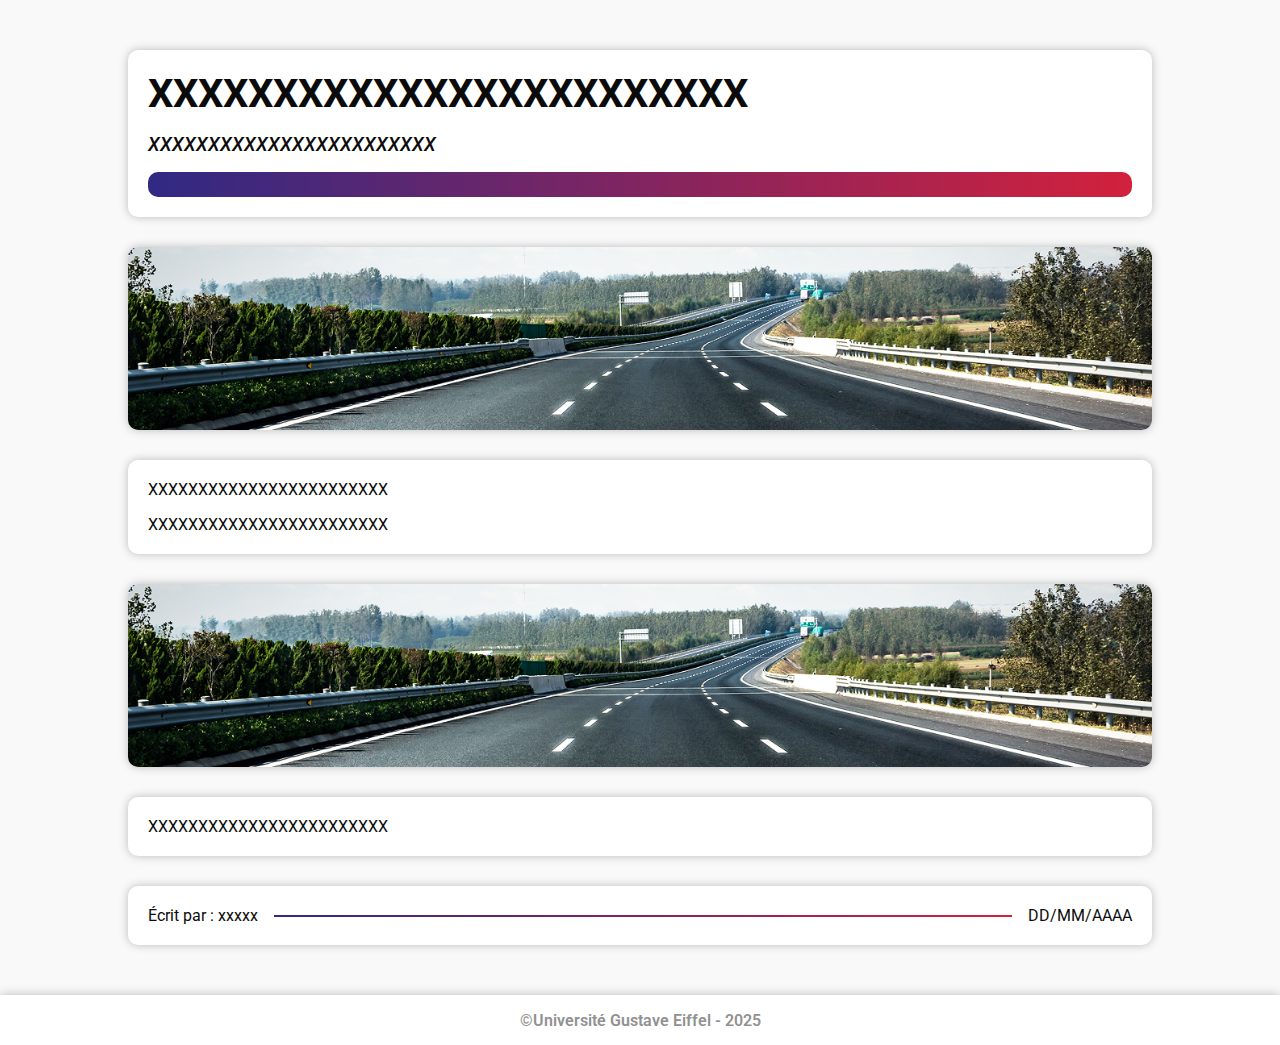
<file: articles/template-en.html>
<!DOCTYPE html>
<html lang="fr">
  <head>
    <meta charset="UTF-8" />
    <meta name="viewport" content="width=device-width, initial-scale=1.0" />
    <title>eRoadMontBlanc</title>
    <link rel="preconnect" href="https://fonts.googleapis.com" />
    <link rel="preconnect" href="https://fonts.gstatic.com" crossorigin />
    <link
      href="https://fonts.googleapis.com/css2?family=Roboto:ital,wght@0,100..900;1,100..900&display=swap"
      rel="stylesheet"
    />
    <link href="../../styles.css" rel="stylesheet" />
    <link href="../../styles/header.css" rel="stylesheet" />
    <link href="../../styles/article.css" rel="stylesheet" />
    <link href="../../styles/footer.css" rel="stylesheet" />
    <link rel="icon" type="image/x-icon" href="../../assets/logo2.png" />
  </head>
  <body>
    <header class="mobile">
      <a href="../../index-en.html" class="logo">
        <img src="../../assets/logo2.png" />
      </a>
      <img src="../../assets/menu.svg" class="menu" onclick="openSideNav()" />
    </header>
    <nav class="mobile">
      <a href="../../index-en.html#accueil" onclick="openSideNav()">Home</a>
      <a href="../../index-en.html#apropos" onclick="openSideNav()">About us</a>
      <a href="../../index-en.html#demonstration" onclick="openSideNav()">Demonstration</a>
      <a href="../../index-en.html#actuEvent" onclick="openSideNav()">News & Events</a>
      <a href="../../index-en.html#articlesScientifique" onclick="openSideNav()"
        >Scientist publication</a
      >
      <a href="index-en.html">
        <img src="../../assets/flag_fr.png" />
      </a>
    </nav>

    <section class="articleContainer">
      <article class="article">
        <div class="textContainer">
          <h1>XXXXXXXXXXXXXXXXXXXXXXXX</h1>
          <p class="accroche">XXXXXXXXXXXXXXXXXXXXXXXX</p>
          <div class="decoration"></div>
        </div>

        <img src="../../assets/headDecoration.png" />

        <div class="textContainer">
          <p>XXXXXXXXXXXXXXXXXXXXXXXX</p>
          <p>XXXXXXXXXXXXXXXXXXXXXXXX</p>
        </div>

        <img src="../../assets/headDecoration.png" />

        <div class="textContainer">
          <p>XXXXXXXXXXXXXXXXXXXXXXXX</p>
        </div>

        <div class="textContainer endText">
          <p class="auteur">Écrit par : xxxxx</p>
          <div class="decorationSmall"></div>
          <p class="publicationDate">DD/MM/AAAA</p>
        </div>
      </article>
    </section>

    <footer>
      <p>©Université Gustave Eiffel - 2025</p>
    </footer>
    <script src="../../index.js"></script>
  </body>
</html>
</file>
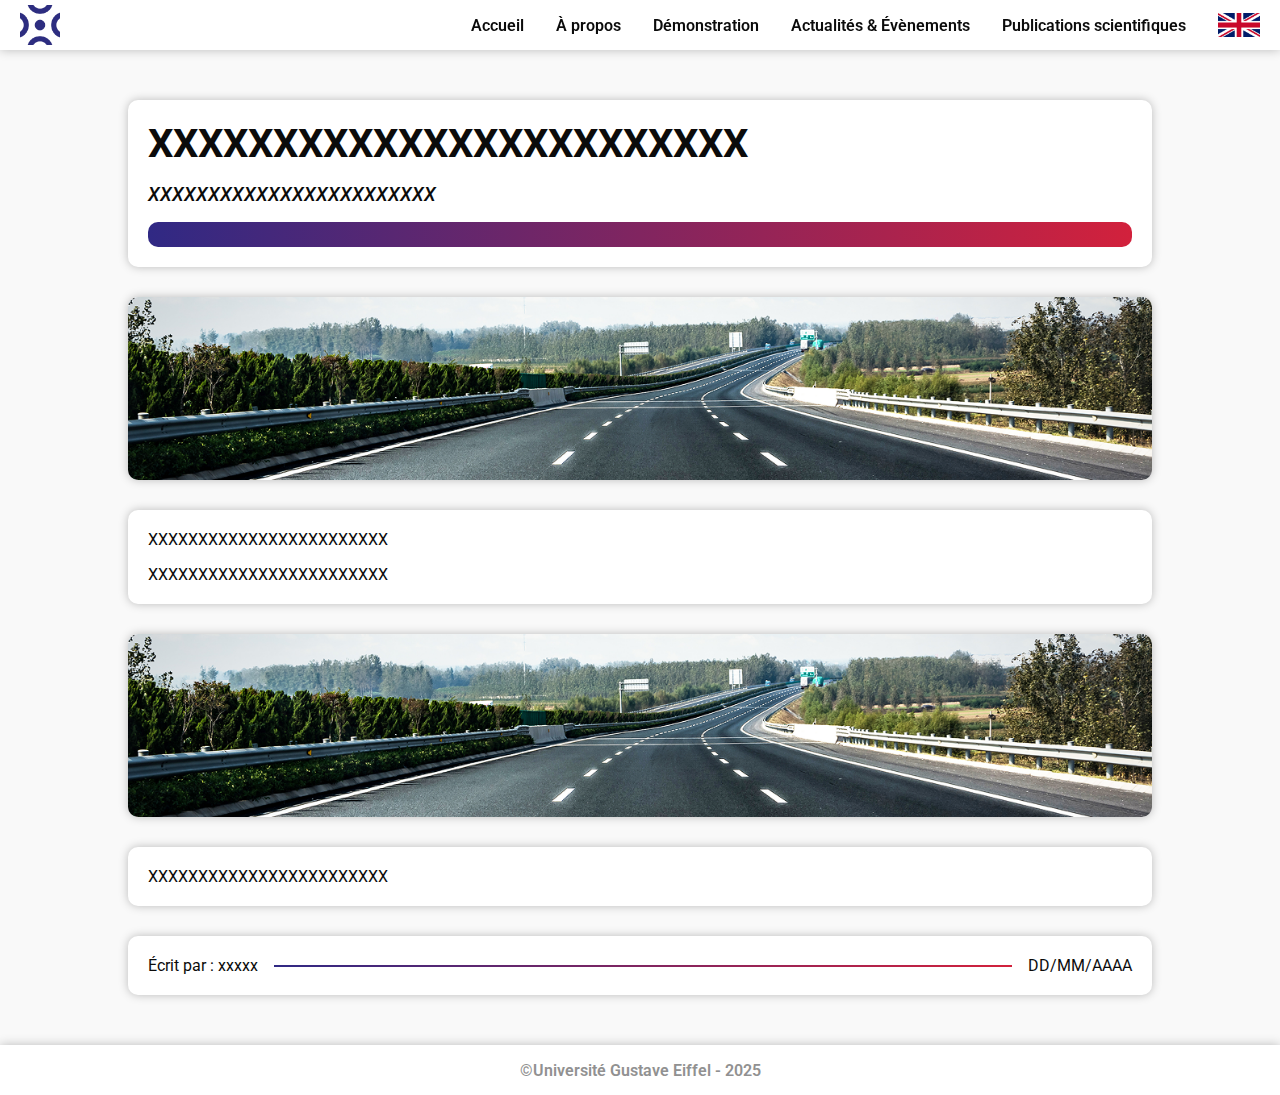
<file: articles/template.html>
<!DOCTYPE html>
<html lang="fr">
  <head>
    <meta charset="UTF-8" />
    <meta name="viewport" content="width=device-width, initial-scale=1.0" />
    <title>eRoadMontBlanc</title>
    <link rel="preconnect" href="https://fonts.googleapis.com" />
    <link rel="preconnect" href="https://fonts.gstatic.com" crossorigin />
    <link
      href="https://fonts.googleapis.com/css2?family=Roboto:ital,wght@0,100..900;1,100..900&display=swap"
      rel="stylesheet"
    />
    <link href="../styles.css" rel="stylesheet" />
    <link href="../styles/header.css" rel="stylesheet" />
    <link href="../styles/article.css" rel="stylesheet" />
    <link href="../styles/footer.css" rel="stylesheet" />
    <link rel="icon" type="image/x-icon" href="./assets/logo2.png" />
  </head>
  <body>
    <header class="desktop">
      <a href="#accueil" class="logo">
        <img src="../assets/logo2.png" />
      </a>
      <nav>
        <a href="/">Accueil </a>
        <a href="/#apropos">À propos</a>
        <a href="/#demonstration">Démonstration</a>
        <a href="/#actuEvent">Actualités & Évènements</a>
        <a href="/#articlesScientifique">Publications scientifiques</a>
        <a href="../index-en.html" class="flag">
          <img src="../assets/flag_en.png" />
        </a>
      </nav>
    </header>

    <header class="mobile">
      <a href="../" class="logo">
        <img src="../assets/logo2.png" />
      </a>
      <img src="../assets/menu.svg" class="menu" onclick="openSideNav()" />
    </header>
    <nav class="mobile">
      <a href="/">Accueil </a>
      <a href="/#apropos">À propos</a>
      <a href="/#demonstration">Démonstration</a>
      <a href="/#actuEvent" onclick="openSideNav()">Actualités & Évènements</a>
      <a href="/#articlesScientifique">Publications scientifiques</a>
      <a href="../index-en.html">
        <img src="../assets/flag_en.png" />
      </a>
    </nav>

    <section class="articleContainer">
      <article class="article">
        <div class="textContainer">
          <h1>XXXXXXXXXXXXXXXXXXXXXXXX</h1>
          <p class="accroche">XXXXXXXXXXXXXXXXXXXXXXXX</p>
          <div class="decoration"></div>
        </div>

        <img src="../assets/headDecoration.png" />

        <div class="textContainer">
          <p>XXXXXXXXXXXXXXXXXXXXXXXX</p>
          <p>XXXXXXXXXXXXXXXXXXXXXXXX</p>
        </div>

        <img src="../assets/headDecoration.png" />

        <div class="textContainer">
          <p>XXXXXXXXXXXXXXXXXXXXXXXX</p>
        </div>

        <div class="textContainer endText">
          <p class="auteur">Écrit par : xxxxx</p>
          <div class="decorationSmall"></div>
          <p class="publicationDate">DD/MM/AAAA</p>
        </div>
      </article>
    </section>

    <footer>
      <p>©Université Gustave Eiffel - 2025</p>
    </footer>
    <script src="../index.js"></script>
  </body>
</html>
</file>
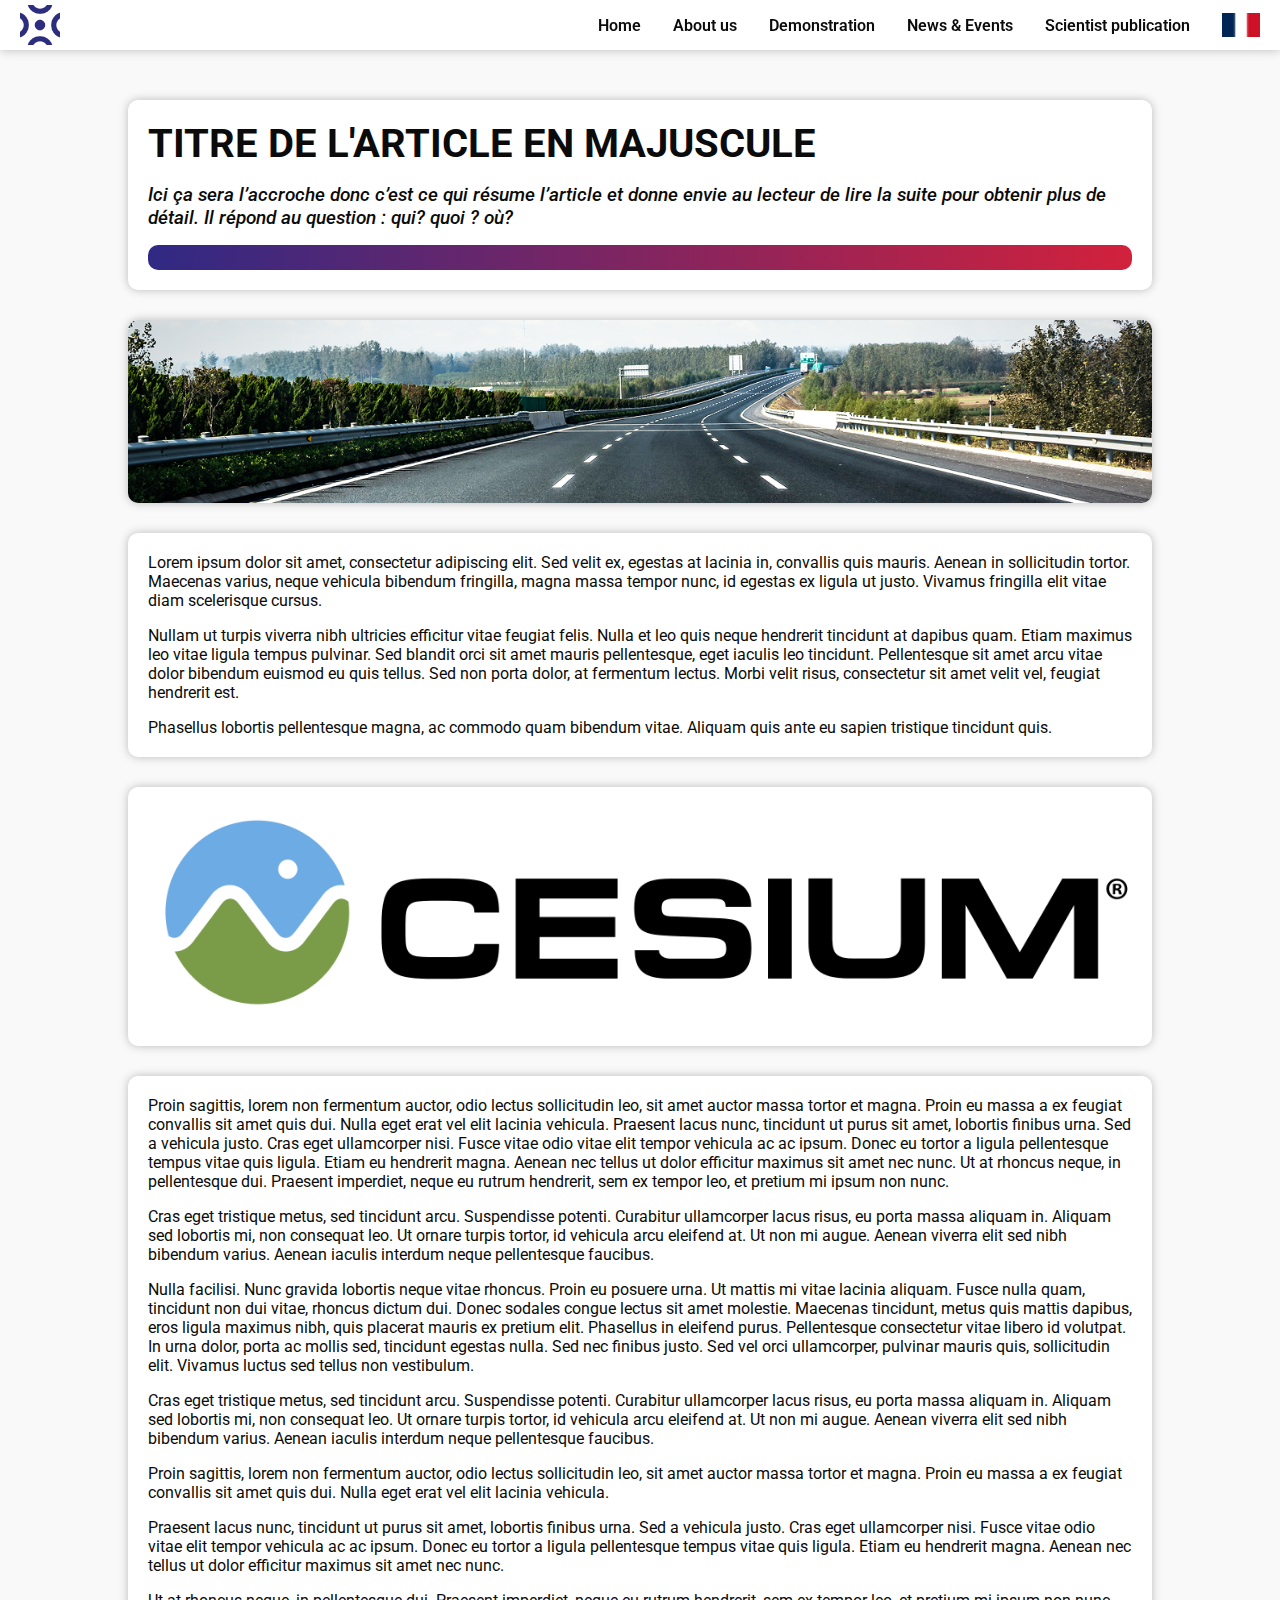
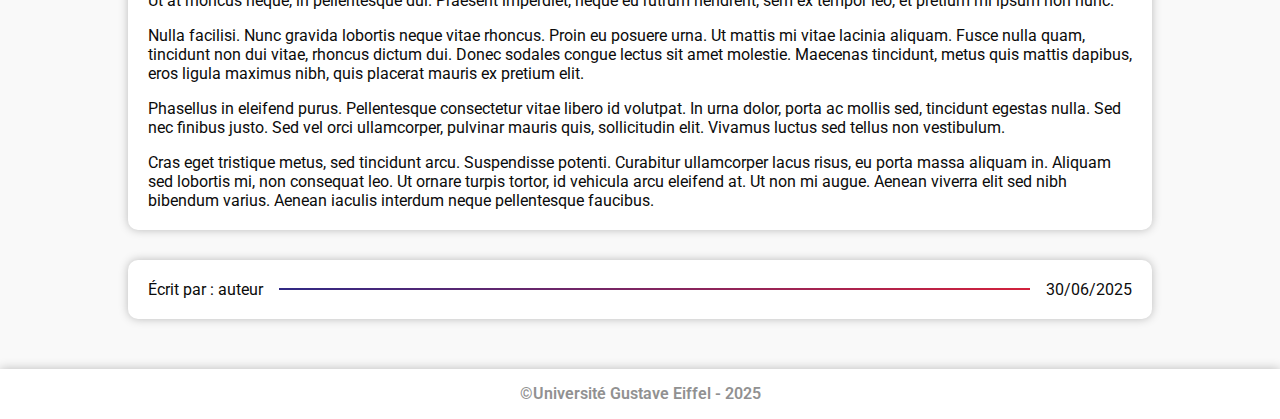
<file: articles/exampleArticle/index-en.html>
<!DOCTYPE html>
<html lang="fr">
  <head>
    <meta charset="UTF-8" />
    <meta name="viewport" content="width=device-width, initial-scale=1.0" />
    <title>eRoadMontBlanc</title>
    <link rel="preconnect" href="https:/fonts.googleapis.com" />
    <link rel="preconnect" href="https:/fonts.gstatic.com" crossorigin />
    <link
      href="https:/fonts.googleapis.com/css2?family=Roboto:ital,wght@0,100..900;1,100..900&display=swap"
      rel="stylesheet"
    />
    <link href="../../styles.css" rel="stylesheet" />
    <link href="../../styles/header.css" rel="stylesheet" />
    <link href="../../styles/article.css" rel="stylesheet" />
    <link href="../../styles/footer.css" rel="stylesheet" />
    <link rel="icon" type="image/x-icon" href="../../assets/logo2.png" />
  </head>
  <body>
    <header class="desktop">
      <a href="../../index-en.html" class="logo">
        <img src="../../assets/logo2.png" />
      </a>
      <nav>
        <a href="../../index-en.html#accueil" onclick="openSideNav()">Home</a>
        <a href="../../index-en.html#apropos" onclick="openSideNav()">About us</a>
        <a href="../../index-en.html#demonstration" onclick="openSideNav()">Demonstration</a>
        <a href="../../index-en.html#actuEvent" onclick="openSideNav()">News & Events</a>
        <a href="../../index-en.html#articlesScientifique" onclick="openSideNav()"
          >Scientist publication</a
        >
        <a href="./index.html" class="flag">
          <img src="../../assets/flag_fr.png" />
        </a>
      </nav>
    </header>

    <header class="mobile">
      <a href="../../index-en.html" class="logo">
        <img src="../../assets/logo2.png" />
      </a>
      <img src="../../assets/menu.svg" class="menu" onclick="openSideNav()" />
    </header>
    <nav class="mobile">
      <a href="../../index-en.html#accueil" onclick="openSideNav()">Home</a>
      <a href="../../index-en.html#apropos" onclick="openSideNav()">About us</a>
      <a href="../../index-en.html#demonstration" onclick="openSideNav()">Demonstration</a>
      <a href="../../index-en.html#actuEvent" onclick="openSideNav()">News & Events</a>
      <a href="../../index-en.html#articlesScientifique" onclick="openSideNav()"
        >Scientist publication</a
      >
      <a href="index-en.html">
        <img src="../../assets/flag_fr.png" />
      </a>
    </nav>

    <section class="articleContainer">
      <article class="article">
        <div class="textContainer">
          <h1>TITRE DE L'ARTICLE EN MAJUSCULE</h1>
          <p class="accroche">
            Ici ça sera l’accroche donc c’est ce qui résume l’article et donne envie au lecteur de
            lire la suite pour obtenir plus de détail. Il répond au question : qui? quoi ? où?
          </p>
          <div class="decoration"></div>
        </div>

        <img src="../../assets/headDecoration.png" />

        <div class="textContainer">
          <p>
            Lorem ipsum dolor sit amet, consectetur adipiscing elit. Sed velit ex, egestas at
            lacinia in, convallis quis mauris. Aenean in sollicitudin tortor. Maecenas varius, neque
            vehicula bibendum fringilla, magna massa tempor nunc, id egestas ex ligula ut justo.
            Vivamus fringilla elit vitae diam scelerisque cursus.
          </p>

          <p>
            Nullam ut turpis viverra nibh ultricies efficitur vitae feugiat felis. Nulla et leo quis
            neque hendrerit tincidunt at dapibus quam. Etiam maximus leo vitae ligula tempus
            pulvinar. Sed blandit orci sit amet mauris pellentesque, eget iaculis leo tincidunt.
            Pellentesque sit amet arcu vitae dolor bibendum euismod eu quis tellus. Sed non porta
            dolor, at fermentum lectus. Morbi velit risus, consectetur sit amet velit vel, feugiat
            hendrerit est.
          </p>

          <p>
            Phasellus lobortis pellentesque magna, ac commodo quam bibendum vitae. Aliquam quis ante
            eu sapien tristique tincidunt quis.
          </p>
        </div>

        <img src="../../assets/outilsLogos/cesium.png" />

        <div class="textContainer">
          <p>
            Proin sagittis, lorem non fermentum auctor, odio lectus sollicitudin leo, sit amet
            auctor massa tortor et magna. Proin eu massa a ex feugiat convallis sit amet quis dui.
            Nulla eget erat vel elit lacinia vehicula. Praesent lacus nunc, tincidunt ut purus sit
            amet, lobortis finibus urna. Sed a vehicula justo. Cras eget ullamcorper nisi. Fusce
            vitae odio vitae elit tempor vehicula ac ac ipsum. Donec eu tortor a ligula pellentesque
            tempus vitae quis ligula. Etiam eu hendrerit magna. Aenean nec tellus ut dolor efficitur
            maximus sit amet nec nunc. Ut at rhoncus neque, in pellentesque dui. Praesent imperdiet,
            neque eu rutrum hendrerit, sem ex tempor leo, et pretium mi ipsum non nunc.
          </p>

          <p>
            Cras eget tristique metus, sed tincidunt arcu. Suspendisse potenti. Curabitur
            ullamcorper lacus risus, eu porta massa aliquam in. Aliquam sed lobortis mi, non
            consequat leo. Ut ornare turpis tortor, id vehicula arcu eleifend at. Ut non mi augue.
            Aenean viverra elit sed nibh bibendum varius. Aenean iaculis interdum neque pellentesque
            faucibus.
          </p>

          <p>
            Nulla facilisi. Nunc gravida lobortis neque vitae rhoncus. Proin eu posuere urna. Ut
            mattis mi vitae lacinia aliquam. Fusce nulla quam, tincidunt non dui vitae, rhoncus
            dictum dui. Donec sodales congue lectus sit amet molestie. Maecenas tincidunt, metus
            quis mattis dapibus, eros ligula maximus nibh, quis placerat mauris ex pretium elit.
            Phasellus in eleifend purus. Pellentesque consectetur vitae libero id volutpat. In urna
            dolor, porta ac mollis sed, tincidunt egestas nulla. Sed nec finibus justo. Sed vel orci
            ullamcorper, pulvinar mauris quis, sollicitudin elit. Vivamus luctus sed tellus non
            vestibulum.
          </p>

          <p>
            Cras eget tristique metus, sed tincidunt arcu. Suspendisse potenti. Curabitur
            ullamcorper lacus risus, eu porta massa aliquam in. Aliquam sed lobortis mi, non
            consequat leo. Ut ornare turpis tortor, id vehicula arcu eleifend at. Ut non mi augue.
            Aenean viverra elit sed nibh bibendum varius. Aenean iaculis interdum neque pellentesque
            faucibus.
          </p>

          <p>
            Proin sagittis, lorem non fermentum auctor, odio lectus sollicitudin leo, sit amet
            auctor massa tortor et magna. Proin eu massa a ex feugiat convallis sit amet quis dui.
            Nulla eget erat vel elit lacinia vehicula.
          </p>

          <p>
            Praesent lacus nunc, tincidunt ut purus sit amet, lobortis finibus urna. Sed a vehicula
            justo. Cras eget ullamcorper nisi. Fusce vitae odio vitae elit tempor vehicula ac ac
            ipsum. Donec eu tortor a ligula pellentesque tempus vitae quis ligula. Etiam eu
            hendrerit magna. Aenean nec tellus ut dolor efficitur maximus sit amet nec nunc.
          </p>

          <p>
            Ut at rhoncus neque, in pellentesque dui. Praesent imperdiet, neque eu rutrum hendrerit,
            sem ex tempor leo, et pretium mi ipsum non nunc.
          </p>

          <p>
            Nulla facilisi. Nunc gravida lobortis neque vitae rhoncus. Proin eu posuere urna. Ut
            mattis mi vitae lacinia aliquam. Fusce nulla quam, tincidunt non dui vitae, rhoncus
            dictum dui. Donec sodales congue lectus sit amet molestie. Maecenas tincidunt, metus
            quis mattis dapibus, eros ligula maximus nibh, quis placerat mauris ex pretium elit.
          </p>

          <p>
            Phasellus in eleifend purus. Pellentesque consectetur vitae libero id volutpat. In urna
            dolor, porta ac mollis sed, tincidunt egestas nulla. Sed nec finibus justo. Sed vel orci
            ullamcorper, pulvinar mauris quis, sollicitudin elit. Vivamus luctus sed tellus non
            vestibulum.
          </p>

          <p>
            Cras eget tristique metus, sed tincidunt arcu. Suspendisse potenti. Curabitur
            ullamcorper lacus risus, eu porta massa aliquam in. Aliquam sed lobortis mi, non
            consequat leo. Ut ornare turpis tortor, id vehicula arcu eleifend at. Ut non mi augue.
            Aenean viverra elit sed nibh bibendum varius. Aenean iaculis interdum neque pellentesque
            faucibus.
          </p>
        </div>

        <div class="textContainer endText">
          <p class="auteur">Écrit par : auteur</p>
          <div class="decorationSmall"></div>
          <p class="publicationDate">30/06/2025</p>
        </div>
      </article>
    </section>

    <footer>
      <p>©Université Gustave Eiffel - 2025</p>
    </footer>
    <script src="../../index.js"></script>
  </body>
</html>
</file>
<file: styles.css>
* {
  margin: 0;
  padding: 0;
  box-sizing: border-box;
  font-family: Roboto, sans-serif;
  font-size: 1rem;
  color: #0b0b0b;
  text-decoration: none;
}

html {
  width: 100%;
  height: 100%;
  background-color: #f9f9f9;
  scroll-behavior: smooth;
}

html body {
  width: 100%;
  min-height: 100%;
}
</file>
<file: styles/header.css>
html body header.desktop {
  position: sticky;
  top: 0;
  left: 0;
  width: 100%;
  height: 50px;
  padding: 0 20px;
  display: none;
  justify-content: space-between;
  align-items: center;
  background-color: white;
  box-shadow: 0 0 10px 0 rgba(0, 0, 0, 0.25);
  z-index: 2;
}

@media (min-width: 1023px) {
  html body header.desktop {
    display: flex;
  }
}

html body header.desktop .logo {
  display: flex;
  height: 80%;
  object-fit: contain;
}

html body header.desktop nav {
  height: 100%;
  display: flex;
  gap: 2rem;
  justify-content: center;
  align-items: center;
}

html body header.desktop nav a {
  height: fit-content;
  display: flex;
  align-items: center;
  position: relative;
  font-weight: 600;
}

html body header.desktop nav a.flag {
  height: 100%;
}

html body header.desktop nav a.flag img {
  height: 50%;
  object-fit: contain;
}

html body header.desktop nav a:after {
  content: "";
  position: absolute;
  bottom: -5px;
  left: 0;
  width: 0;
  height: 3px;
  border-radius: 5px;
  transition: width 0.3s ease-out;
  background: linear-gradient(90deg, rgba(48, 41, 132, 1) 0%, rgba(210, 33, 60, 1) 100%);
}

html body header.desktop nav a.flag:after {
  display: none;
}

html body header.desktop nav a:hover:after {
  width: 100%;
  transform-origin: left;
}

/*///////////////////////////////////////////////////////*/
/*///////////////////////////////////////////////////////*/
/*///////////////////////////////////////////////////////*/
/*///////////////////////////////////////////////////////*/
/*///////////////////////////////////////////////////////*/

html body header.mobile {
  position: sticky;
  top: 0;
  left: 0;
  width: 100%;
  height: 50px;
  padding: 0 20px;
  display: flex;
  justify-content: space-between;
  align-items: center;
  background-color: white;
  box-shadow: 0 0 10px 0 rgba(0, 0, 0, 0.25);
  z-index: 2;
}

@media (min-width: 1023px) {
  html body header.mobile {
    display: none;
  }
}

html body header.mobile .logo {
  display: flex;
  height: 80%;
  object-fit: contain;
}

html body header.mobile .menu {
  cursor: pointer;
  display: flex;
  height: 50%;
  object-fit: contain;
}

html body nav.mobile {
  overflow: hidden;
  position: fixed;
  top: 50px;
  right: -50px;
  width: 0px;
  height: 100%;
  padding: 25px;
  display: flex;
  flex-direction: column;
  align-items: center;
  gap: 2rem;
  transition: width 0.3s ease-out, right 0.3s ease-out;
  background: linear-gradient(90deg, rgba(48, 41, 132, 1) 0%, rgba(210, 33, 60, 1) 100%);
  z-index: 2;
}
@media (min-width: 1024px) {
  html body nav.mobile {
    display: none;
  }
}

html body nav.mobile a {
  text-wrap: nowrap;
  color: white;
  font-size: 1.5rem;
  font-weight: 600;
}

html body nav.mobile.open {
  right: 0px;
  width: 100%;
}
</file>
<file: styles/accueil.css>
html body #accueil {
  padding: 50px 20px 50px 20px;
  width: 100%;
  display: flex;
  gap: 50px;
  flex-direction: column;
  align-items: center;
  scroll-margin: 100px;
}

@media (min-width: 425px) {
  html body #accueil {
    padding: 50px;
  }
}

@media (min-width: 1400px) {
  html body #accueil {
    padding: 50px 100px 80px 100px;
  }
}

html body #accueil #head {
  display: flex;
  gap: 0.5rem;
  flex-direction: column;
  align-items: center;
}

html body #accueil #head h1 {
  font-weight: 900;
  font-size: 2rem;
}

html body #accueil #head h2 {
  font-style: italic;
}

@media (min-width: 635px) {
  html body #accueil #head {
    gap: 1rem;
  }

  html body #accueil #head h1 {
    font-size: 2.5rem;
  }

  html body #accueil #head h2 {
    font-size: 1.5rem;
  }
}

@media (min-width: 1024px) {
  html body #accueil #head {
    gap: 1.5rem;
  }

  html body #accueil #head h1 {
    font-size: 3rem;
  }
}

html body #accueil #head button {
  cursor: pointer;
  padding: 10px 20px;
  font-weight: 600;
  color: white;
  border: none;
  border-radius: 5px;
  background: linear-gradient(90deg, rgba(48, 41, 132, 1) 0%, rgba(210, 33, 60, 1) 100%);
  box-shadow: 0 0 10px 0 rgba(0, 0, 0, 0.25);
  transition: transform 0.2s ease-out;
}

html body #accueil #head button:hover {
  transform: scale(1.03);
}

html body #accueil #headDecoration {
  overflow: hidden;
  position: relative;
  width: 100%;
  height: 100px;
  display: flex;
  border-radius: 10px;
  box-shadow: 0 0 10px 0 rgba(0, 0, 0, 0.25);
}

@media (min-width: 635px) {
  html body #accueil #headDecoration {
    height: 150px;
  }
}

@media (min-width: 1024px) {
  html body #accueil #headDecoration {
    height: 250px;
  }
}

@media (min-width: 1400px) {
  html body #accueil #headDecoration {
    height: 300px;
  }
}

html body #accueil #headDecoration img {
  width: 100%;
  object-fit: cover;
}

html body #accueil #headDecoration div {
  position: absolute;
  top: 0;
  left: 0;
  width: 100%;
  height: 100%;
  background: linear-gradient(90deg, rgba(48, 41, 132, 0.75) 0%, rgba(210, 33, 60, 0.75) 100%);
}
</file>
<file: styles/apropos.css>
html body #apropos {
  padding: 24px 20px 50px 20px;
  width: 100%;
  display: flex;
  gap: 50px;
  flex-direction: column;
  align-items: center;
  scroll-margin: 100px;
}

@media (min-width: 768px) {
  html body #apropos {
    gap: 50px;
  }
}

@media (min-width: 1400px) {
  html body #apropos {
    padding: 24px 100px 80px 100px;
    scroll-margin: 125px;
  }
}

html body #apropos #infosContainer {
  padding-top: 26px;
  width: 100%;
  display: flex;
  flex-direction: column;
  gap: 30px;
}

@media (min-width: 768px) {
  html body #apropos #infosContainer {
    gap: 50px;
    flex-direction: row;
  }
}

@media (min-width: 1400px) {
  html body #apropos #infosContainer {
    padding-top: 56px;
    flex-direction: row;
  }
}

html body #apropos #infosContainer .infoContainer {
  overflow: hidden;
  display: flex;
  flex-direction: column;
  flex: 1;
  min-height: 100%;
  background-color: white;
  border-radius: 10px;
  box-shadow: 0 0 10px 0 rgba(0, 0, 0, 0.25);
  transition: transform 0.3s ease-out;
}

html body #apropos #infosContainer .infoContainer:hover {
  transform: scale(1.02);
}

html body #apropos #infosContainer .infoContainer .decoration {
  width: 100%;
  height: 150px;
}

html body #apropos #infosContainer > div:nth-child(1) .decoration {
  background: linear-gradient(90deg, #302984 0%, #733564 100%);
}

html body #apropos #infosContainer > div:nth-child(2) .decoration {
  background: #733564;
}

html body #apropos #infosContainer > div:nth-child(3) .decoration {
  background: linear-gradient(90deg, #733564 0%, #d2213c 99.99%);
}

html body #apropos #infosContainer .infoContainer .info {
  padding: 20px;
  width: 100%;
  height: fit-content;
  min-height: 150px;
  display: flex;
  gap: 0.7rem;
  flex-direction: column;
  align-items: center;
}

html body #apropos #infosContainer .infoContainer .info h3 {
  font-size: 1.2rem;
  text-align: center;
}

html body #apropos #infosContainer .infoContainer .info p {
  color: #919191;
  text-align: justify;
  /*text-align: center;*/
}
</file>
<file: styles/separator.css>
html body .separatorContainer {
  position: relative;
  width: 80%;
  display: flex;
}

html body .separatorContainer .separator {
  width: 100%;
  height: 2px;
  border-radius: 10px;
  background: linear-gradient(90deg, rgba(48, 41, 132, 1) 0%, rgba(210, 33, 60, 1) 100%);
  box-shadow: 0 0 10px 0 rgba(0, 0, 0, 0.25);
}

html body .separatorContainer .separatorName {
  position: absolute;
  top: 0;
  left: 50%;
  display: flex;
  padding: 10px 20px;
  background-color: white;
  border: #6f2567 2px solid;
  border-radius: 5px;
  transform: translate(-50%, -50%);
  box-shadow: 0 0 10px 0 rgba(0, 0, 0, 0.25);
}

html body .separatorContainer .separatorName p {
  text-wrap: nowrap;
  color: #6f2567;
  font-weight: 600;
}

@media (min-width: 635px) {
  html body .separatorContainer .separatorName p {
    font-size: 1.2rem;
  }
}
</file>
<file: styles/demonstration.css>
html body #demonstration {
  padding: 24px 20px 50px 20px;
  width: 100%;
  display: flex;
  gap: 50px;
  flex-direction: column;
  align-items: center;
  scroll-margin: 100px;
}

@media (min-width: 768px) {
  html body #demonstration {
    gap: 50px;
  }
}

@media (min-width: 1400px) {
  html body #demonstration {
    gap: 80px;
    padding: 24px 100px 80px 100px;
    scroll-margin: 125px;
  }
}

html body #demonstration .demoContainer {
  width: 100%;
  height: fit-content;
  display: flex;
  flex-direction: column;
  justify-content: center;
  gap: 30px;
}

html body #demonstration .demoContainer.inverse {
  flex-direction: column-reverse;
}

@media (min-width: 768px) {
  html body #demonstration .demoContainer.inverse {
    gap: 30px;
  }
}

@media (min-width: 1024px) {
  html body #demonstration .demoContainer,
  html body #demonstration .demoContainer.inverse {
    flex-direction: row;
  }
}

html body #demonstration .demoContainer.first {
  padding-top: 26px;
}

@media (min-width: 1400px) {
  html body #demonstration .demoContainer.first {
    padding-top: 26px;
  }
}

html body #demonstration .demoContainer .demoDescription {
  width: 100%;
  min-height: 100%;
  display: flex;
  gap: 2rem;
  flex-direction: column;
}

@media (min-width: 1024px) {
  html body #demonstration .demoContainer .demoDescription {
    width: 50%;
  }
}

html body #demonstration .demoContainer .demoDescription .demoFonctionality {
  padding: 25px;
  width: 100%;
  display: flex;
  gap: 1rem;
  flex-direction: column;
  border-radius: 10px;
  background-color: white;
  box-shadow: 0 0 10px 0 rgba(0, 0, 0, 0.25);
}

html body #demonstration .demoContainer .demoDescription .demoFonctionality .demoTitle {
  width: 100%;
  display: flex;
  justify-content: center;
  align-items: center;
  gap: 2rem;
}

html body #demonstration .demoContainer .demoDescription .demoFonctionality .demoTitle h2 {
  font-size: 1.2rem;
  font-weight: 600;
}

html
  body
  #demonstration
  .demoContainer
  .demoDescription
  .demoFonctionality
  .demoTitle
  .demoTitleDecoration {
  flex: 1;
  height: 2px;
  background: linear-gradient(90deg, rgba(48, 41, 132, 1) 0%, rgba(210, 33, 60, 1) 100%);
  transform: translateY(-2px);
}

html body #demonstration .demoContainer .demoDescription .demoFonctionality .demoText {
  width: 100%;
  display: flex;
  flex-direction: column;
  gap: 1rem;
}

html body #demonstration .demoContainer .demoDescription .demoFonctionality .demoText p {
  text-align: justify;
  color: #919191;
}

html body #demonstration .demoContainer .demoDescription .demoDecoration {
  width: 100%;
  height: 100%;
  min-height: 150px;
  display: none;
  border-radius: 10px;
  background: linear-gradient(90deg, rgba(48, 41, 132, 1) 0%, rgba(210, 33, 60, 1) 100%);
  box-shadow: 0 0 10px 0 rgba(0, 0, 0, 0.25);
}

@media (min-width: 1024px) {
  html body #demonstration .demoContainer .demoDescription .demoDecoration {
    display: flex;
  }
}

html body #demonstration .demoContainer .demoVideo {
  padding: 20px;
  width: 100%;
  min-height: 100%;
  display: flex;
  flex-direction: column;
  border-radius: 10px;
  background-color: white;
  box-shadow: 0 0 10px 0 rgba(0, 0, 0, 0.25);
}

@media (min-width: 1024px) {
  html body #demonstration .demoContainer .demoVideo {
    width: 50%;
  }
}
</file>
<file: styles/articlesScientifique.css>
html body #articlesScientifique {
  padding: 24px 20px 50px 20px;
  width: 100%;
  display: flex;
  gap: 50px;
  flex-direction: column;
  align-items: center;
  scroll-margin: 100px;
}

@media (min-width: 768px) {
  html body #articlesScientifique {
    gap: 50px;
  }
}

@media (min-width: 1400px) {
  html body #articlesScientifique {
    padding: 24px 100px 80px 100px;
    scroll-margin: 124px;
  }
}

html body #articlesScientifique #articlesContainer {
  padding-top: 26px;
  width: 100%;
  display: flex;
  flex-direction: column;
  gap: 30px;
}

@media (min-width: 768px) {
  html body #articlesScientifique #articlesContainer {
    gap: 50px;
  }
}

@media (min-width: 1400px) {
  html body #articlesScientifique #articlesContainer {
    padding-top: 56px;
  }
}

html body #articlesScientifique #articlesContainer .articles {
  display: flex;
  flex-direction: column;
  width: 100%;
  gap: 30px;
}

@media (min-width: 768px) {
  html body #articlesScientifique #articlesContainer .articles {
    flex-direction: row;
    /* flex-direction: column; */
  }
}

html body #articlesScientifique #articlesContainer .articles > div {
  display: flex;
  width: 100%;
}

html body #articlesScientifique #articlesContainer .articles .article {
  overflow: hidden;
  display: flex;
  flex-direction: column;
  width: 100%;
  background-color: white;
  border-radius: 10px;
  box-shadow: 0 0 10px 0 rgba(0, 0, 0, 0.25);
  transition: transform 0.3s ease-out;
}

html body #articlesScientifique #articlesContainer .articles .article:hover {
  transform: scale(1.03);
}

html body #articlesScientifique #articlesContainer .articles .article.filler {
  flex: 1;
  background: linear-gradient(90deg, rgba(48, 41, 132, 1) 0%, rgba(210, 33, 60, 1) 100%);
}

html body #articlesScientifique #articlesContainer .articles .article.filler {
  transform: scale(1);
}

@media (max-width: 767px) {
  html body #articlesScientifique #articlesContainer .articles .article.filler {
    display: none;
  }
}

html body #articlesScientifique #articlesContainer .articles .article img {
  width: 100%;
  object-fit: cover;
}

html body #articlesScientifique #articlesContainer .articles .article .articleInfos {
  padding: 15px;
  width: 100%;
  display: flex;
  flex-direction: column;
  gap: 15px;
}

html body #articlesScientifique #articlesContainer .articles .article .articleInfos .articleHeader {
  display: flex;
  align-items: center;
  gap: 20px;
  width: 100%;
}

html
  body
  #articlesScientifique
  #articlesContainer
  .articles
  .article
  .articleInfos
  .articleHeader
  .publicationDate {
  font-style: italic;
  font-weight: 600;
}

html
  body
  #articlesScientifique
  #articlesContainer
  .articles
  .article
  .articleInfos
  .articleHeader
  .articleHeaderDecoration {
  height: 1px;
  flex: 1;
  background: linear-gradient(90deg, rgba(48, 41, 132, 1) 0%, rgba(210, 33, 60, 1) 100%);
}

html
  body
  #articlesScientifique
  #articlesContainer
  .articles
  .article
  .articleInfos
  .articleContent {
  display: flex;
  flex-direction: column;
  gap: 15px;
}
html
  body
  #articlesScientifique
  #articlesContainer
  .articles
  .article
  .articleInfos
  .articleContent
  h2 {
  font-size: 1.2rem;
}

html
  body
  #articlesScientifique
  #articlesContainer
  .articles
  .article
  .articleInfos
  .articleContent
  p {
  color: #919191;
}

html
  body
  #articlesScientifique
  #articlesContainer
  .articles
  .article
  .articleInfos
  .articleContent
  p.author {
  font-style: italic;
  color: #0b0b0b;
}
</file>
<file: styles/footer.css>
footer {
  height: 50px;
  display: flex;
  justify-content: center;
  align-items: center;
  background-color: white;
  box-shadow: 0 0 10px 0 rgba(0, 0, 0, 0.25);
}

footer p {
  font-weight: 600;
  color: #919191;
}
</file>
<file: styles/article.css>
html body .articleContainer {
  padding: 50px 20px 50px 20px;
  width: 100%;
  min-height: calc(100vh - 100px);
  display: flex;
  gap: 50px;
  flex-direction: column;
  align-items: center;
  scroll-margin: 100px;
}

@media (min-width: 425px) {
  html body .articleContainer {
    scroll-margin: 50px;
    padding: 50px;
  }
}

@media (min-width: 1400px) {
  html body .articleContainer {
    padding: 50px 100px 80px 100px;
  }
}

html body .articleContainer .article {
  width: 100%;
  max-width: 1024px;
  display: flex;
  flex-direction: column;
  gap: 30px;
}

html body .articleContainer .article .textContainer {
  width: 100%;
  padding: 20px;
  display: flex;
  flex-direction: column;
  gap: 1rem;
  border-radius: 10px;
  background-color: white;
  box-shadow: 0 0 10px 0 rgba(0, 0, 0, 0.25);
}

html body .articleContainer .article .textContainer h1 {
  font-weight: 700;
  font-size: 1.5rem;
}

html body .articleContainer .article .textContainer .accroche {
  font-style: italic;
  font-weight: 500;
}

@media (min-width: 635px) {
  html body .articleContainer .article .textContainer h1 {
    font-size: 2rem;
  }

  html body .articleContainer .article .textContainer .accroche {
    font-size: 1.2rem;
  }
}

@media (min-width: 1024px) {
  html body .articleContainer .article .textContainer h1 {
    font-size: 2.5rem;
  }
}

html body .articleContainer .article .textContainer .decoration {
  width: 100%;
  height: 25px;
  display: flex;
  border-radius: 10px;
  background: linear-gradient(90deg, rgba(48, 41, 132, 1) 0%, rgba(210, 33, 60, 1) 100%);
}

html body .articleContainer .article img {
  width: fit-content;
  max-width: 100%;
  object-fit: contain;
  border-radius: 10px;
  background-color: white;
  box-shadow: 0 0 10px 0 rgba(0, 0, 0, 0.25);
}

html body .articleContainer .article .textContainer.endText {
  flex-direction: row;
  align-items: center;
}

html body .articleContainer .article .textContainer.endText .decorationSmall {
  flex: 1;
  height: 2px;
  background: linear-gradient(90deg, rgba(48, 41, 132, 1) 0%, rgba(210, 33, 60, 1) 100%);
}
</file>
